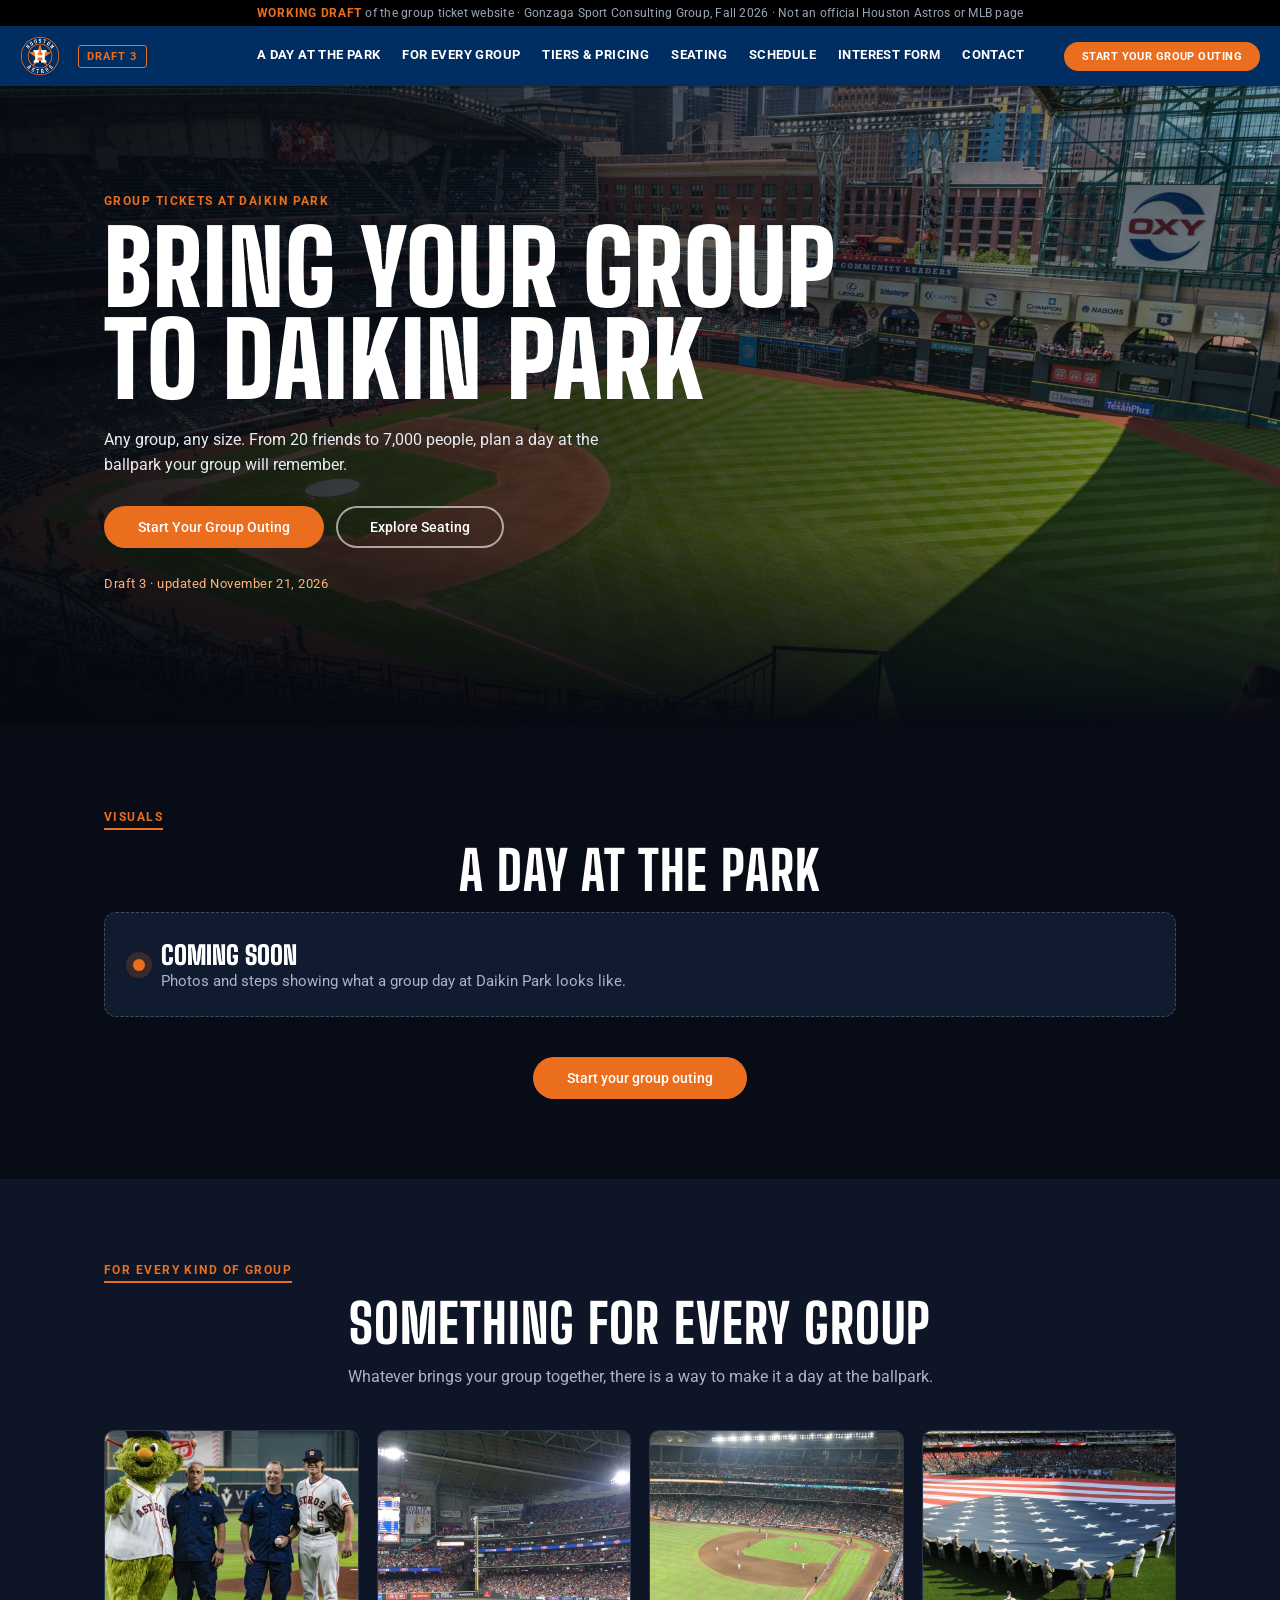
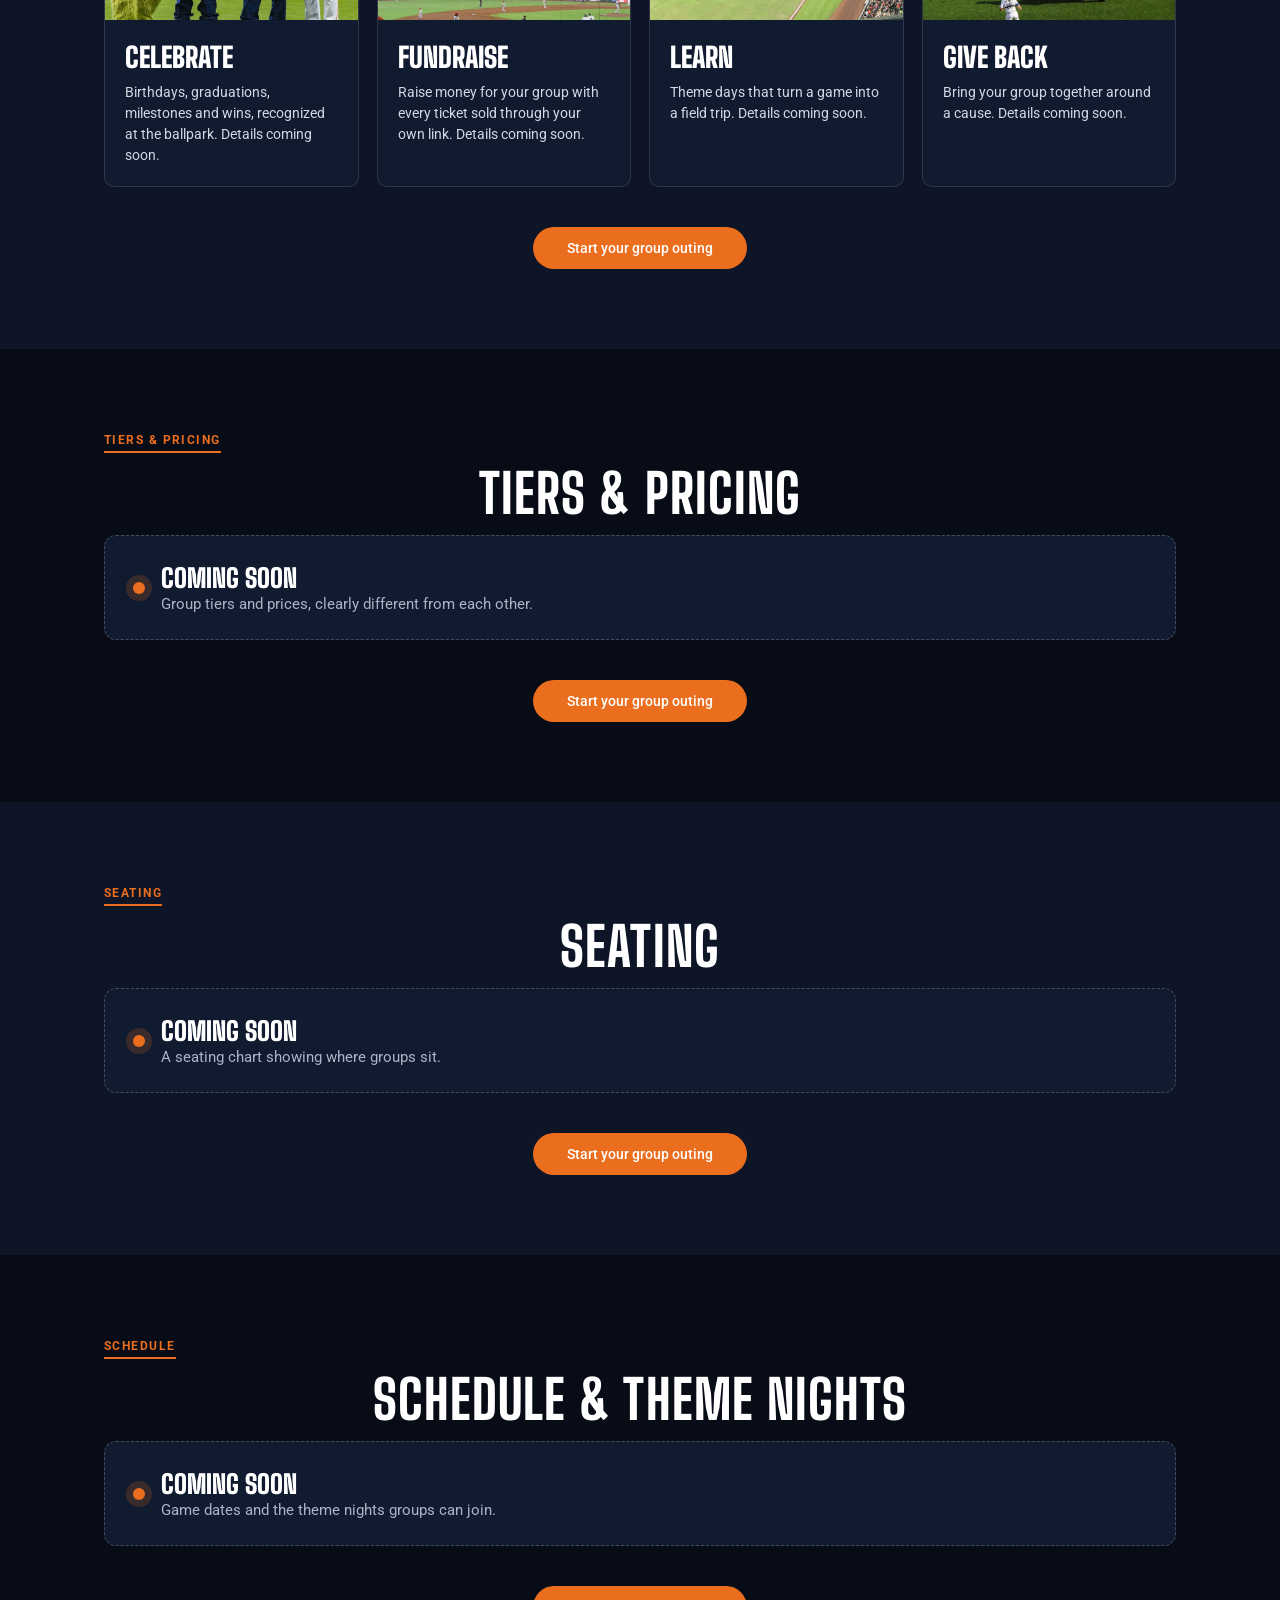
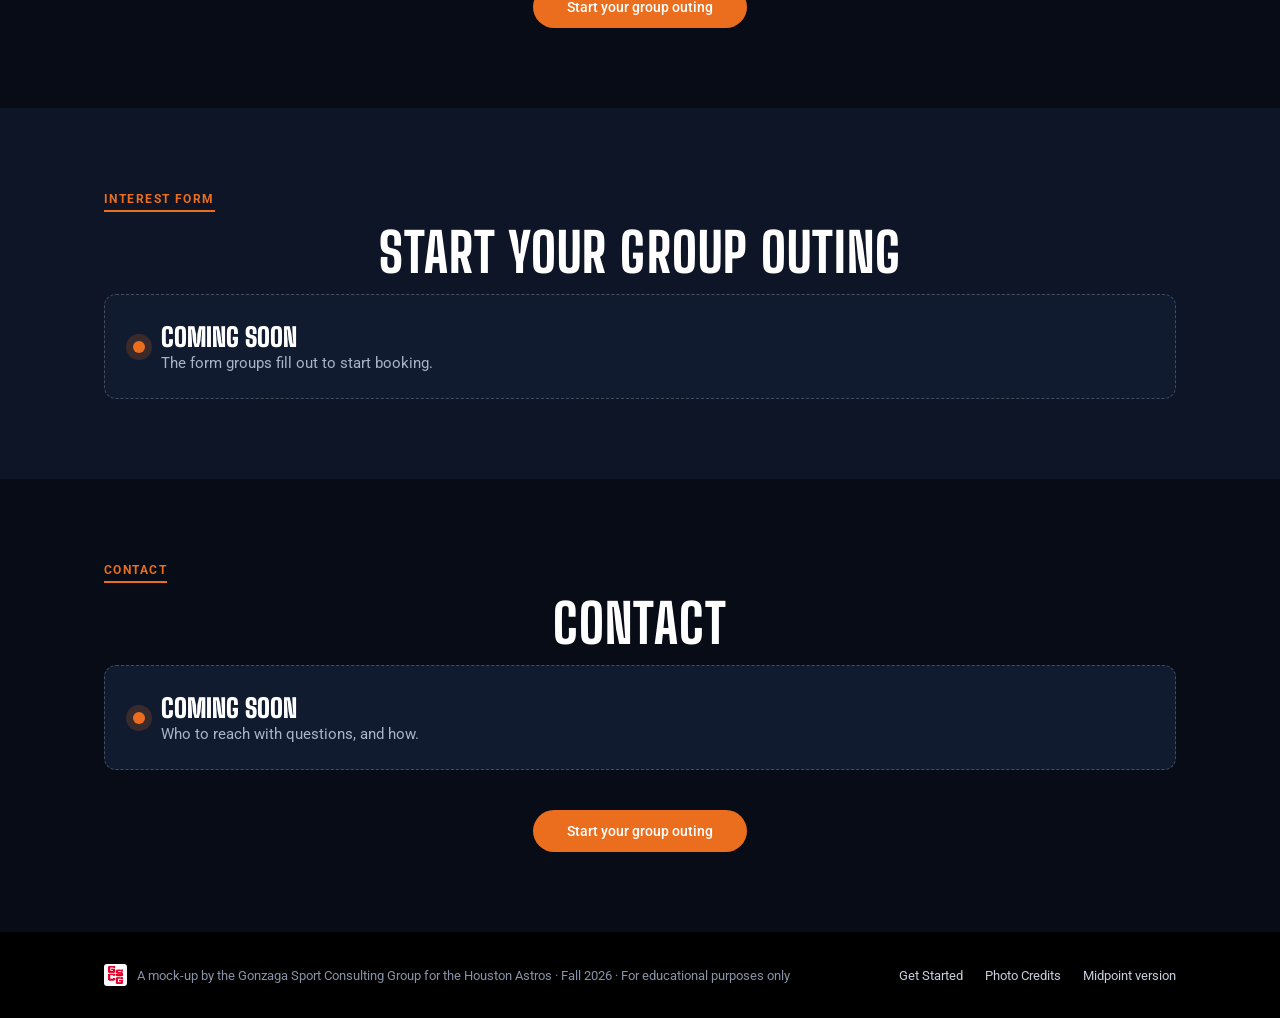
<file: index.html>
<!doctype html>
<html lang="en">
<head>
<meta charset="utf-8">
<meta name="viewport" content="width=device-width, initial-scale=1">
<meta name="robots" content="noindex, nofollow">
<title>Group Tickets Working Draft · GSCG</title>
<meta name="description" content="GSCG working draft of a group ticket website for Daikin Park.">
<link rel="icon" href="img/astros.png">
<link rel="preconnect" href="https://fonts.googleapis.com"><link rel="preconnect" href="https://fonts.gstatic.com" crossorigin>
<link href="https://fonts.googleapis.com/css2?family=Big+Shoulders+Display:wght@700;800;900&family=Roboto:wght@400;500;700&display=swap" rel="stylesheet">
<link rel="stylesheet" href="styles.css?v=d3">
</head>
<body>
<div class="concept"><b>Working draft</b> of the group ticket website · Gonzaga Sport Consulting Group, Fall 2026 · Not an official Houston Astros or MLB page</div>
<header class="site-nav"><nav id="nav" class="nav-in"></nav></header>
<main id="app"></main>
<footer class="foot"><div class="w foot-in">
  <p class="foot-gscg"><img src="img/gscg.png" alt="GSCG">A mock-up by the Gonzaga Sport Consulting Group for the Houston Astros · Fall 2026 · For educational purposes only</p>
  <ul><li><a href="#/start">Get Started</a></li><li><a href="#/credits">Photo Credits</a></li><li><a href="midpoint/">Midpoint version</a></li></ul>
</div></footer>
<div id="toast" class="toast" role="status"></div>
<script src="content.js?v=d3"></script>
<script src="stadium.js?v=d3"></script>
<script src="app.js?v=d3"></script>
</body>
</html>
</file>
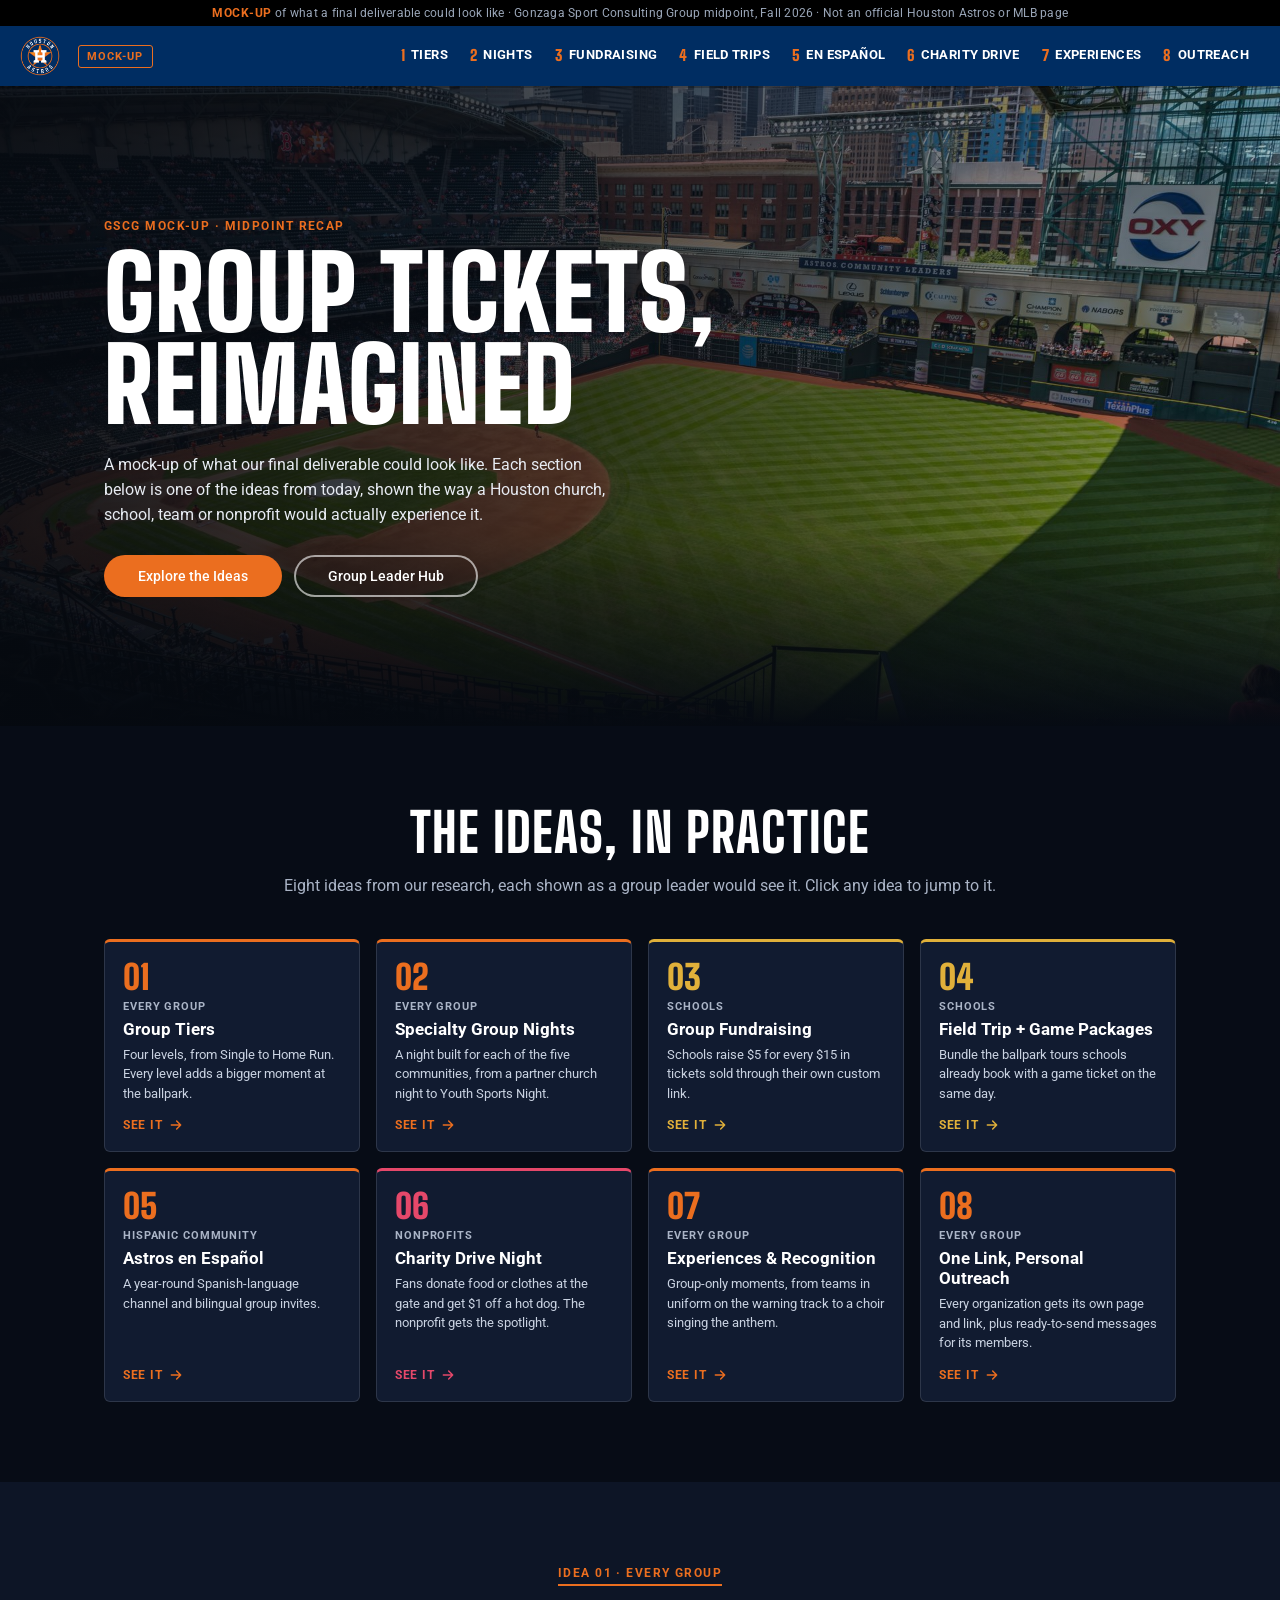
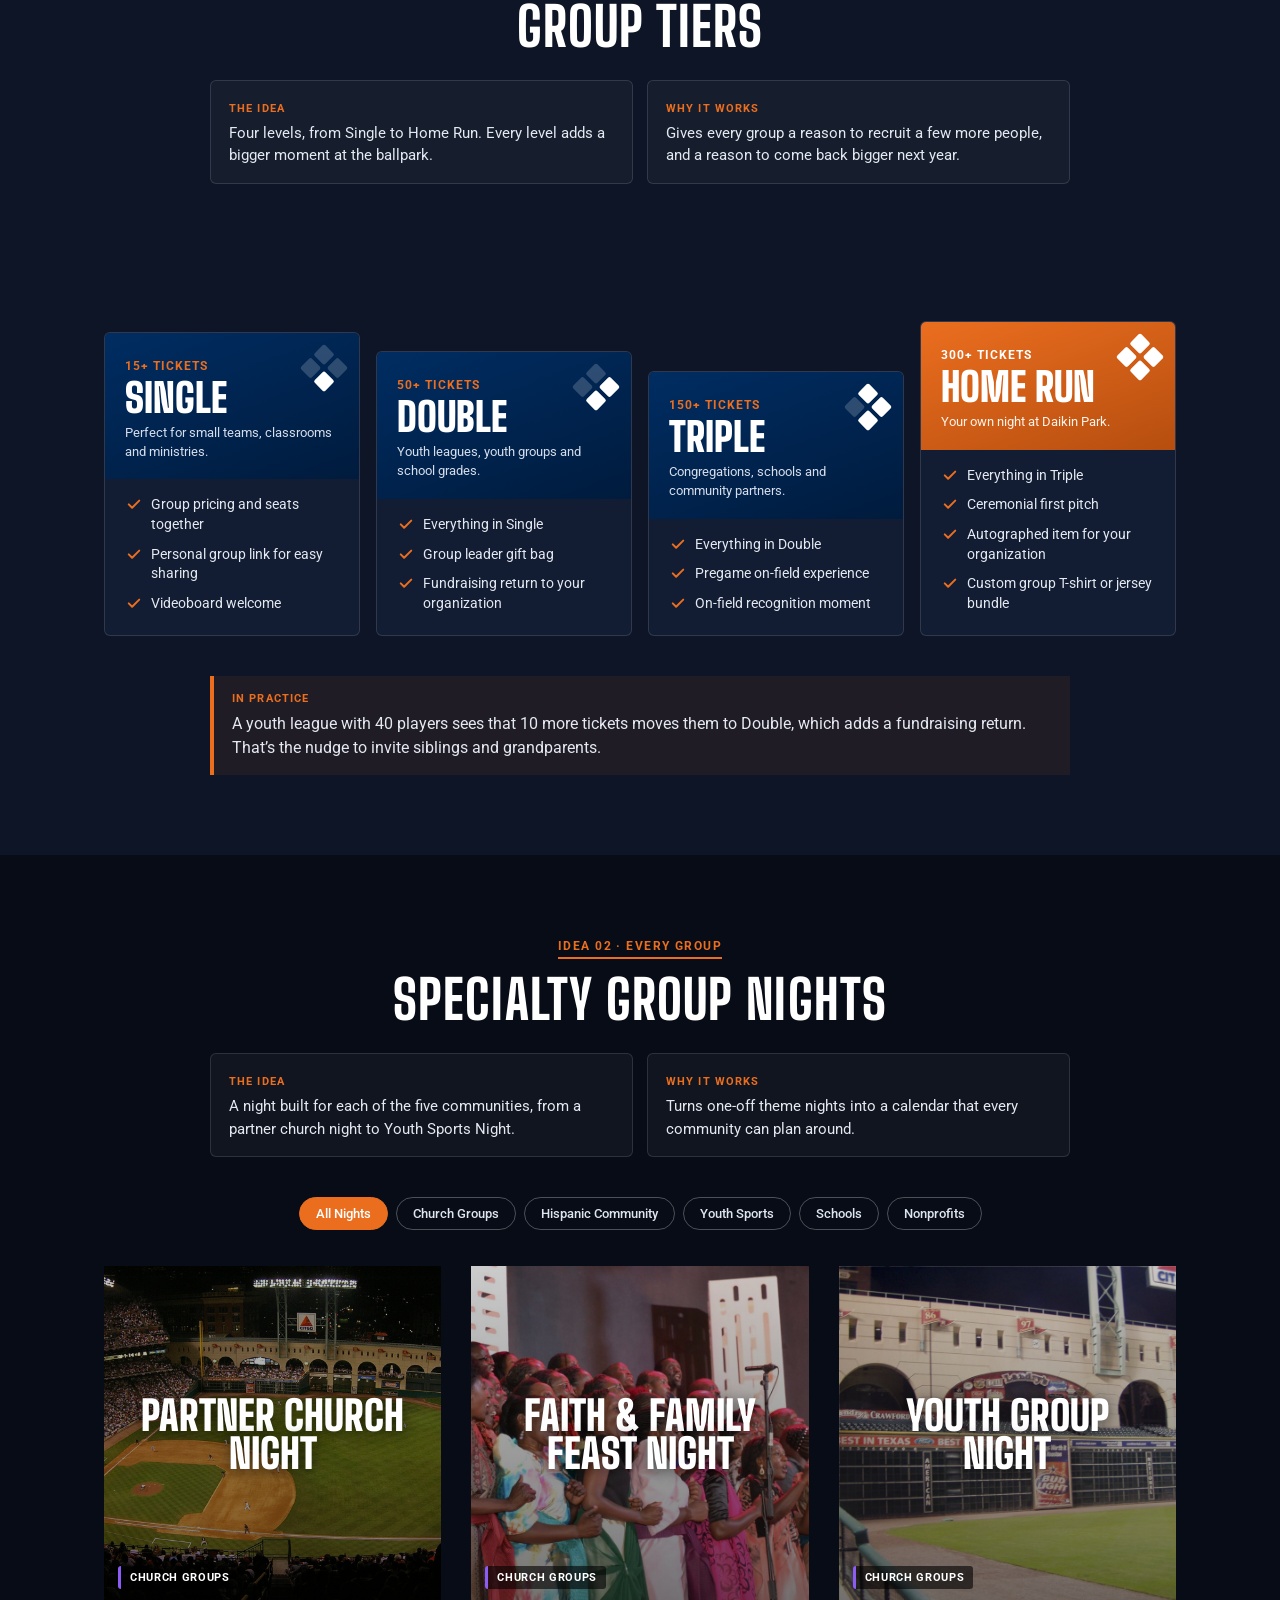
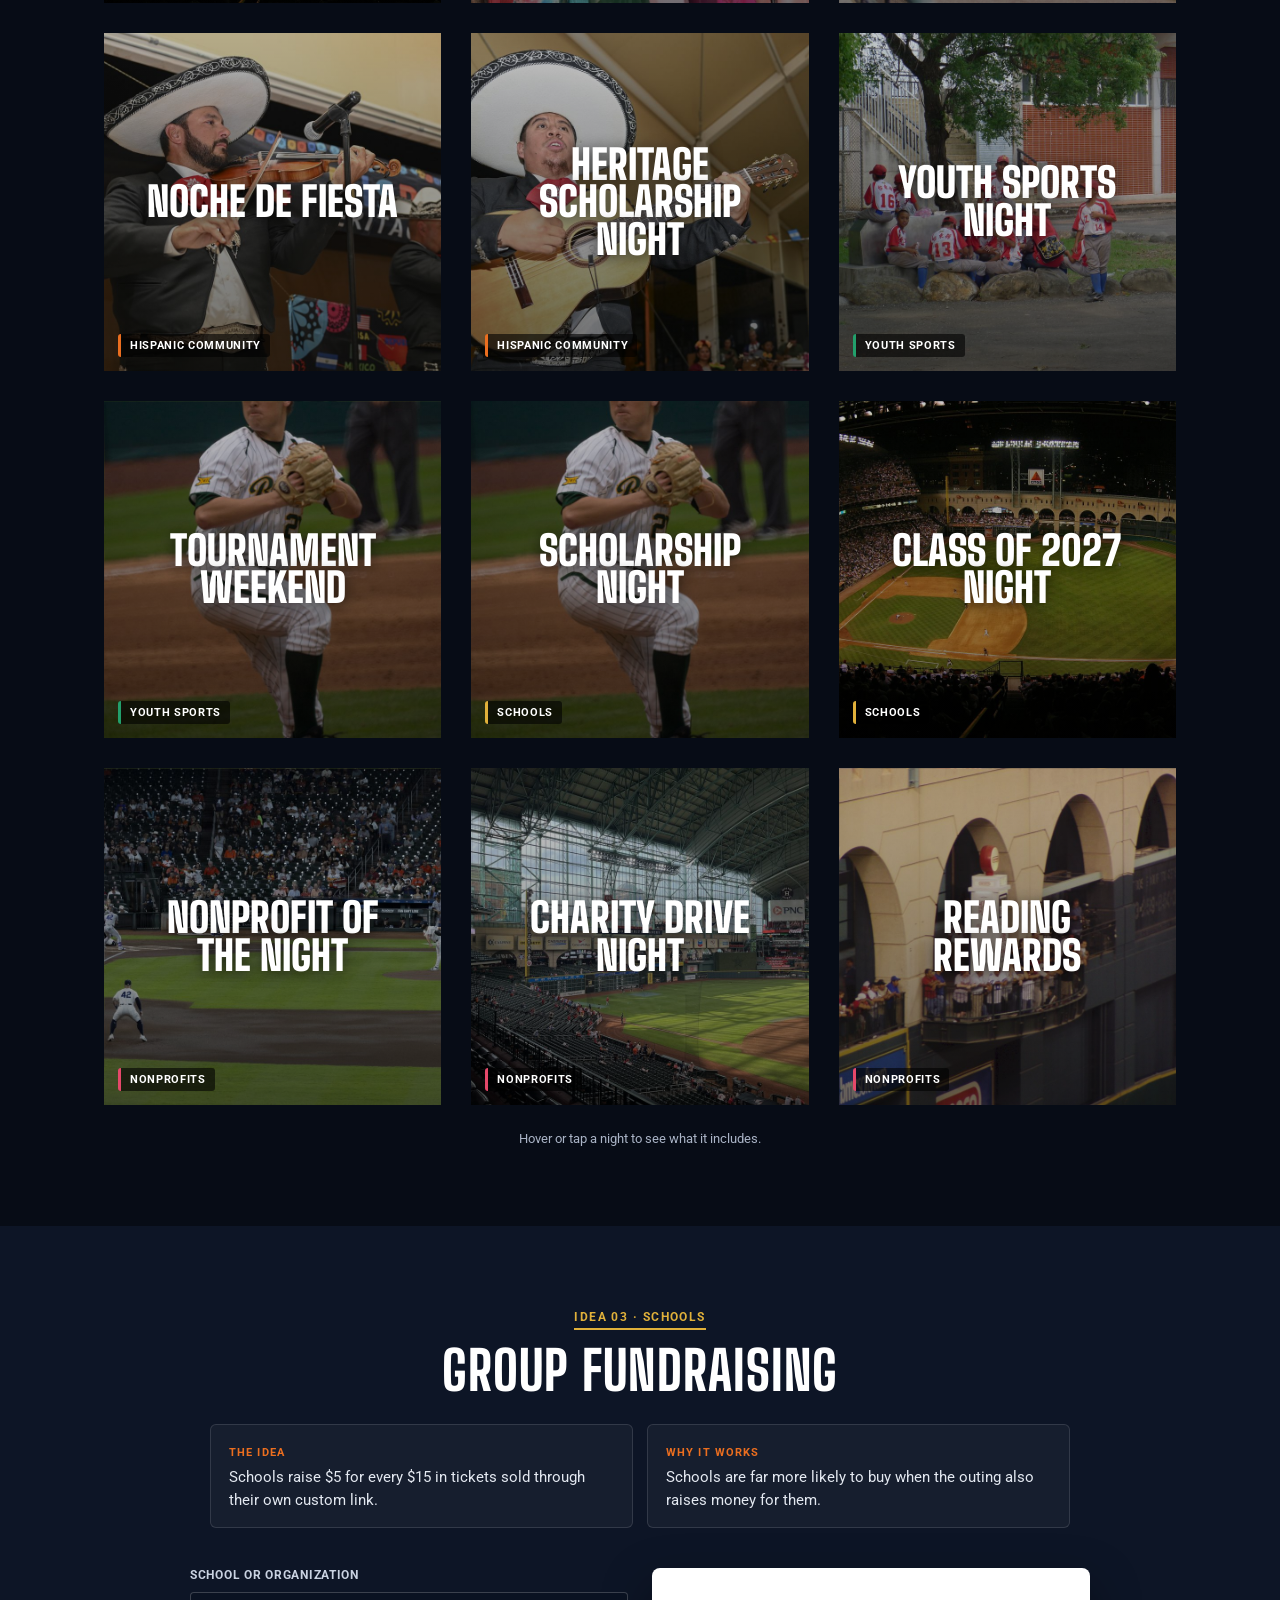
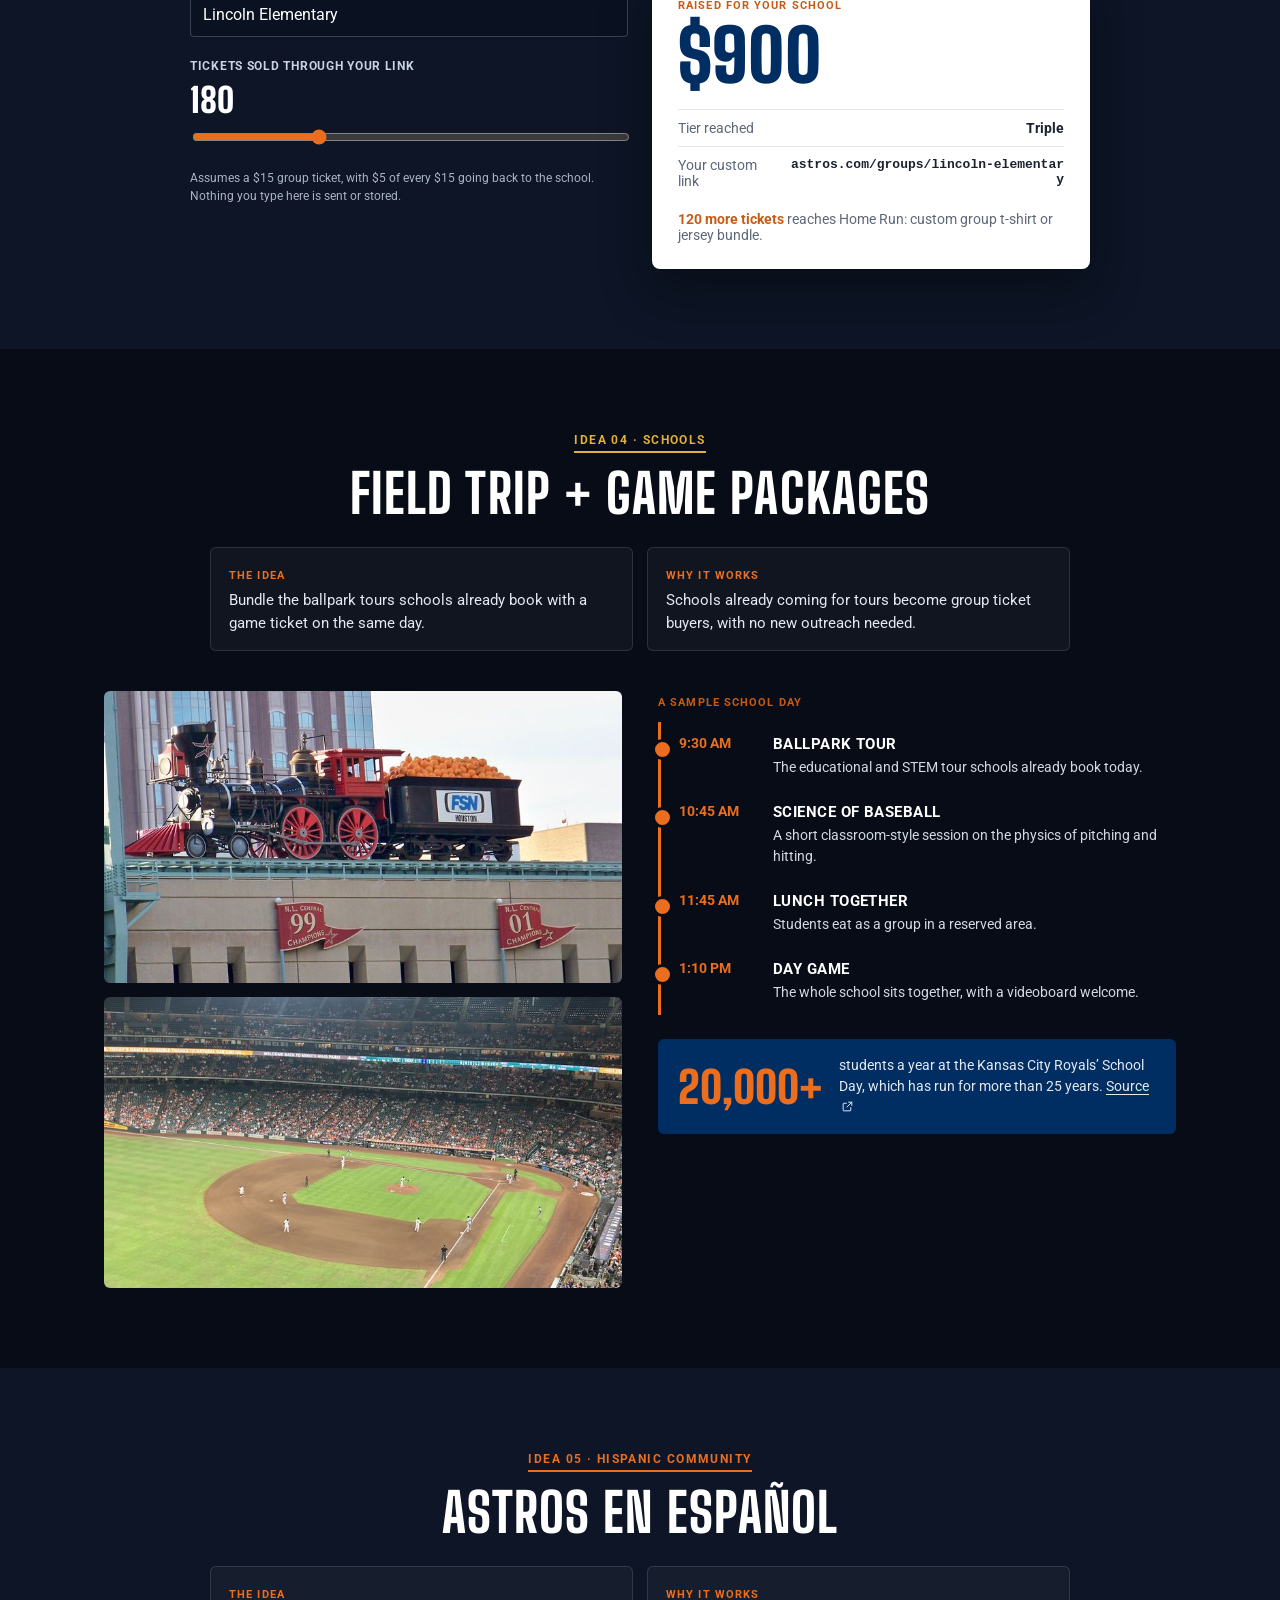
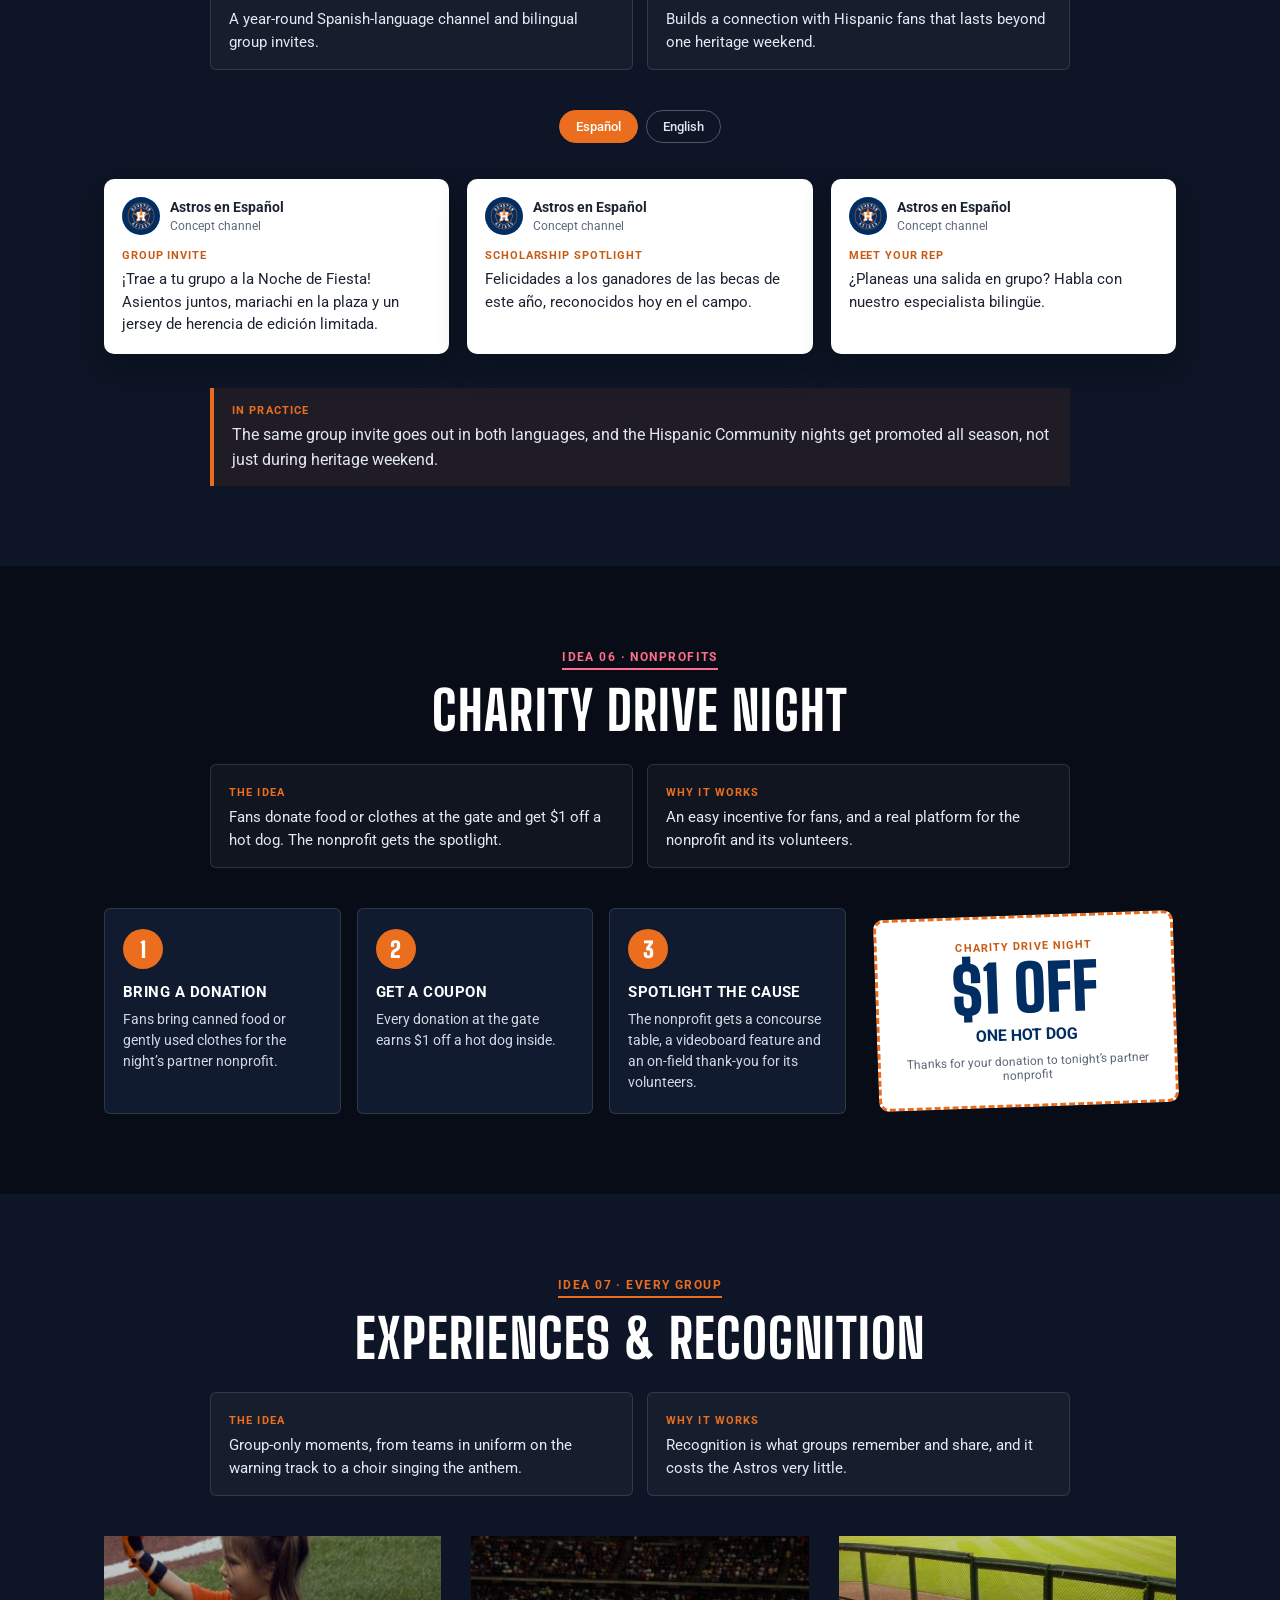
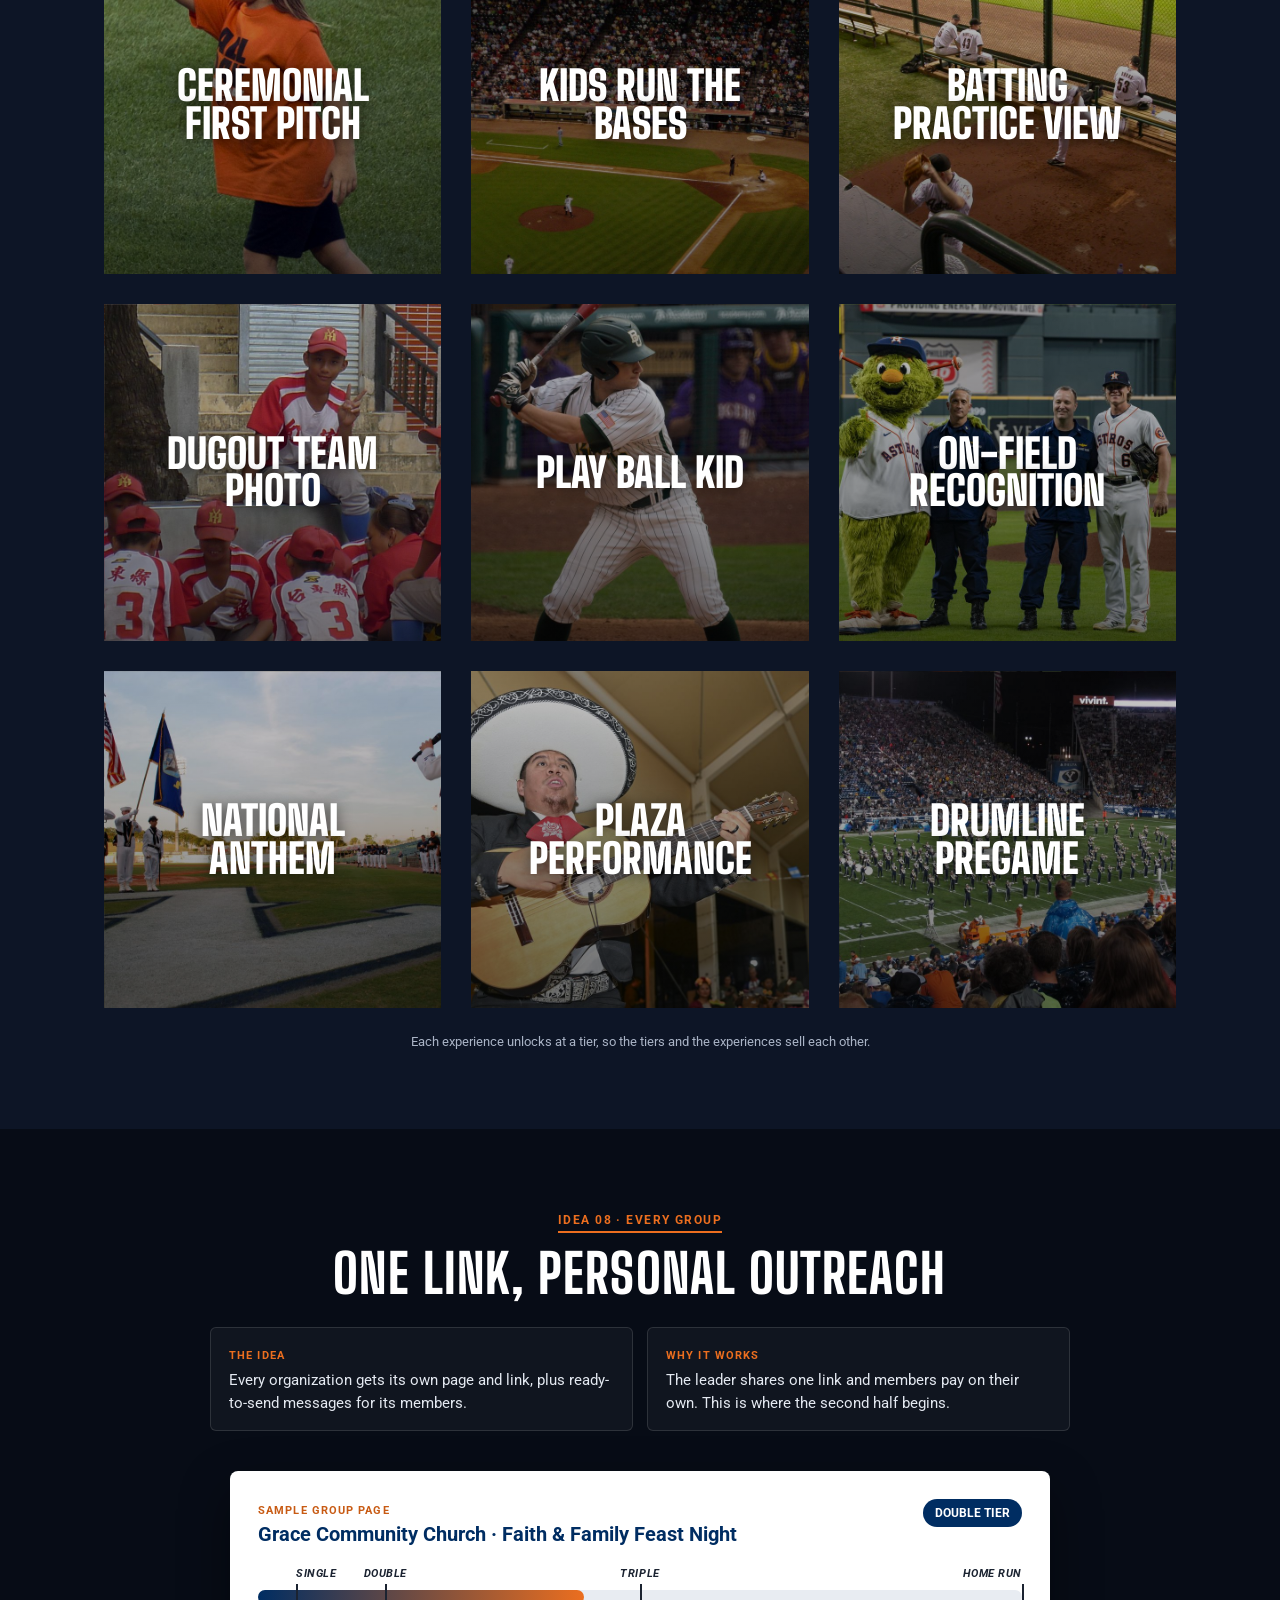
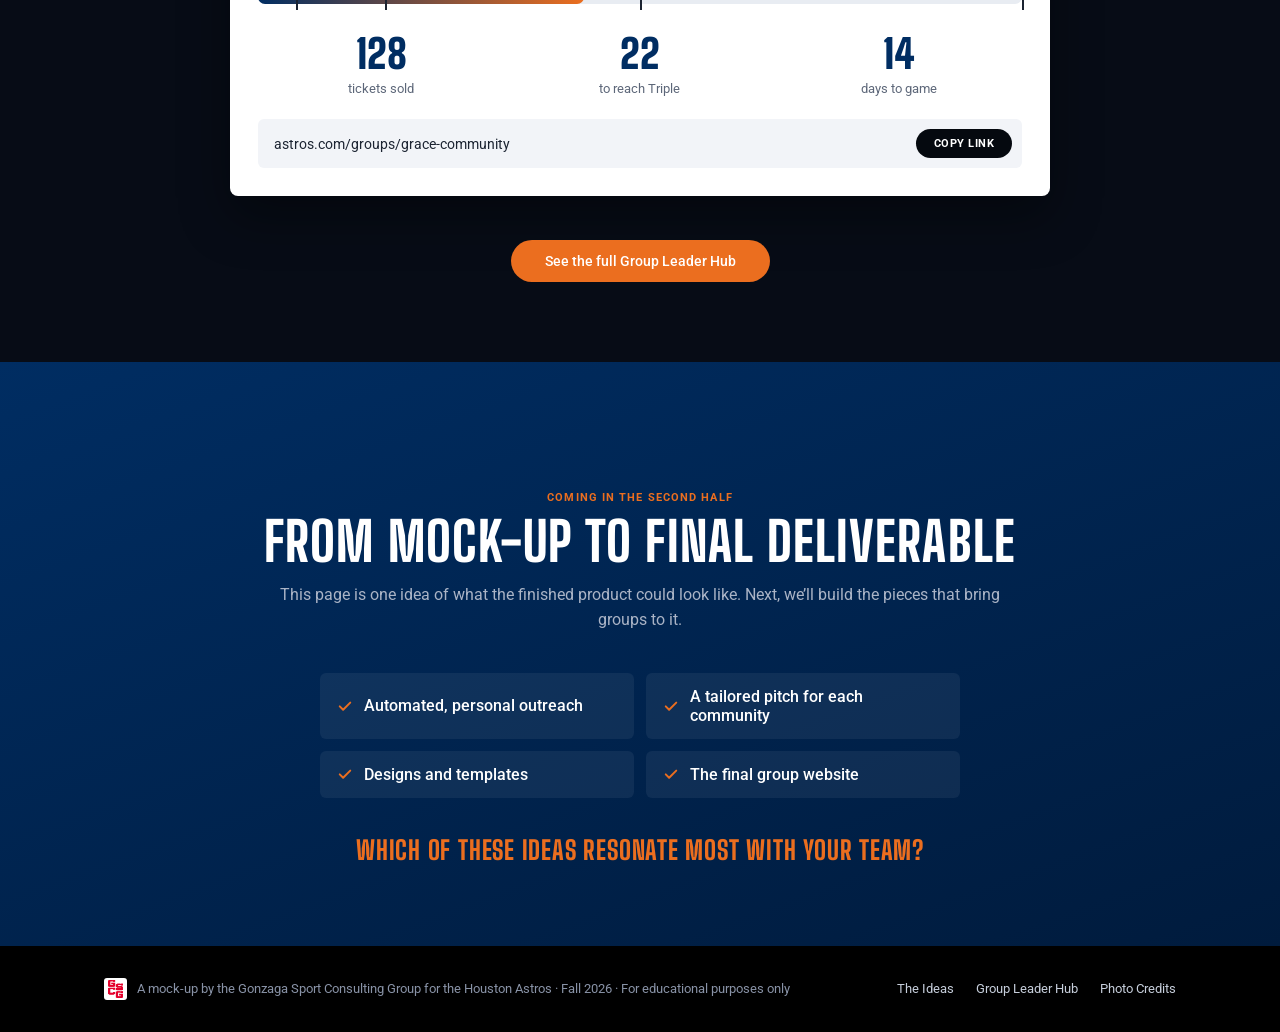
<file: midpoint/index.html>
<!doctype html>
<html lang="en">
<head>
<meta charset="utf-8">
<meta name="viewport" content="width=device-width, initial-scale=1">
<meta name="robots" content="noindex, nofollow">
<title>Group Tickets Mock-up · GSCG</title>
<meta name="description" content="A mock-up showing how GSCG’s midpoint ideas for Astros group ticket sales could work in practice.">
<link rel="icon" href="../img/astros.png">
<link rel="preconnect" href="https://fonts.googleapis.com"><link rel="preconnect" href="https://fonts.gstatic.com" crossorigin>
<link href="https://fonts.googleapis.com/css2?family=Big+Shoulders+Display:wght@700;800;900&family=Roboto:wght@400;500;700&display=swap" rel="stylesheet">
<link rel="stylesheet" href="styles.css">
</head>
<body>
<div class="concept"><b>Mock-up</b> of what a final deliverable could look like · Gonzaga Sport Consulting Group midpoint, Fall 2026 · Not an official Houston Astros or MLB page</div>
<header class="site-nav"><nav id="nav" class="nav-in"></nav></header>
<main id="app"></main>
<footer class="foot"><div class="w foot-in">
  <p class="foot-gscg"><img src="../img/gscg.png" alt="GSCG">A mock-up by the Gonzaga Sport Consulting Group for the Houston Astros · Fall 2026 · For educational purposes only</p>
  <ul><li><a href="#/ideas">The Ideas</a></li><li><a href="#/hub">Group Leader Hub</a></li><li><a href="#/credits">Photo Credits</a></li></ul>
</div></footer>
<div id="toast" class="toast" role="status"></div>
<script src="content.js"></script>
<script src="app.js"></script>
</body>
</html>
</file>
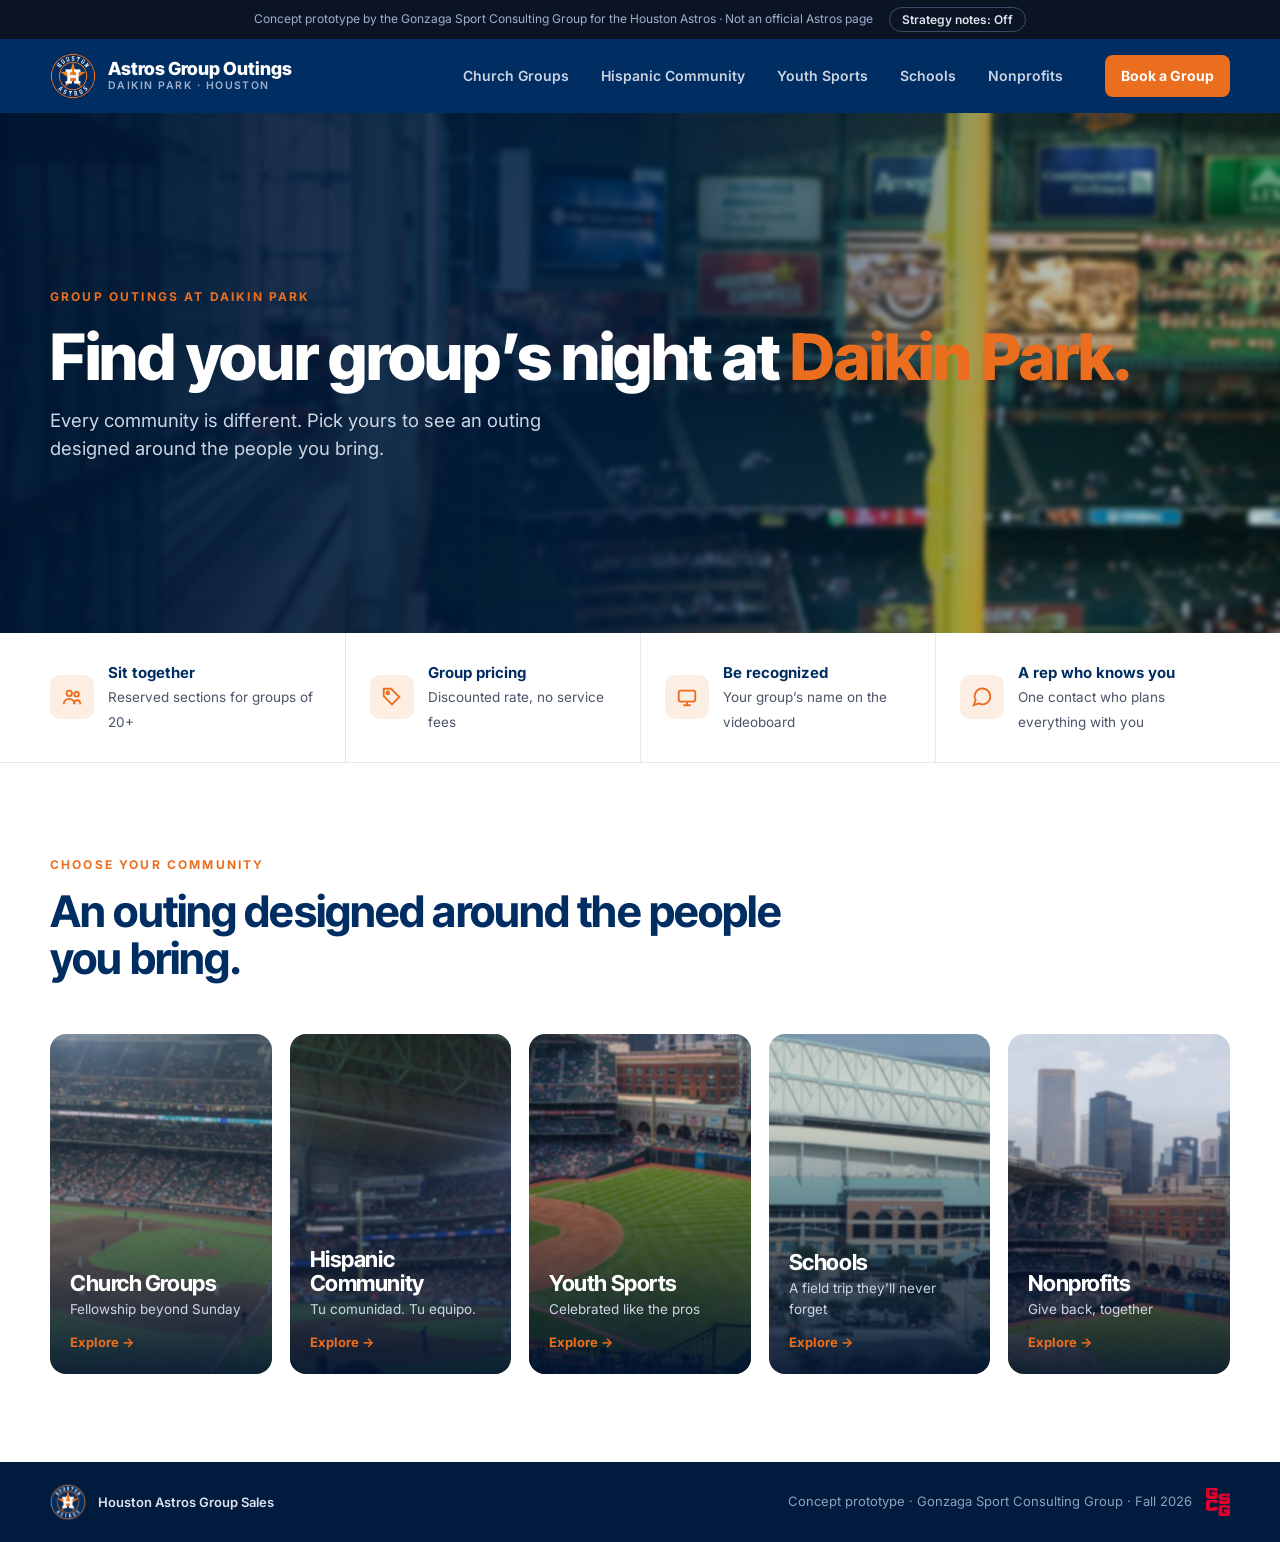
<file: v1/index.html>
<!doctype html>
<html lang="en">
<head>
<meta charset="utf-8">
<meta name="viewport" content="width=device-width, initial-scale=1">
<meta name="robots" content="noindex, nofollow">
<title>Astros Group Outings · Concept</title>
<link rel="icon" href="img/astros.png">
<link rel="preconnect" href="https://fonts.googleapis.com"><link rel="preconnect" href="https://fonts.gstatic.com" crossorigin>
<link href="https://fonts.googleapis.com/css2?family=Inter:wght@400;500;600;700&family=Inter+Tight:wght@600;700;800&display=swap" rel="stylesheet">
<link rel="stylesheet" href="styles.css">
</head>
<body>
<div class="concept">Concept prototype by the Gonzaga Sport Consulting Group for the Houston Astros · Not an official Astros page
  <button id="notesBtn" aria-pressed="false">Strategy notes: Off</button></div>
<nav class="nav"><div class="w">
  <a class="brand" href="#"><img src="img/astros.png" alt="Houston Astros"><span>Astros Group Outings<small>Daikin Park · Houston</small></span></a>
  <ul id="tabs" role="tablist"></ul>
  <span class="btn or sm">Book a Group</span>
</div></nav>
<main id="app"></main>
<footer><div class="w"><span class="fl"><img src="img/astros.png" alt="">Houston Astros Group Sales</span><span>Concept prototype · Gonzaga Sport Consulting Group · Fall 2026 <img src="img/gscg.png" alt="GSCG" class="gscg"></span></div></footer>
<script src="content.js"></script>
<script src="app.js"></script>
</body>
</html>
</file>
<file: styles.css>
:root {
  --navy: #002D62; --navy-2: #0a3a75; --orange: #EB6E1F; --orange-d: #c85b14;
  --ink: #05090f; --bg: #070c16; --bg-2: #0d1526; --line: rgba(255,255,255,.12);
  --muted: #aab4c6; --white: #fff;
  --display: 'Big Shoulders Display', 'Arial Narrow', sans-serif;
  --body: 'Roboto', Helvetica, Arial, sans-serif;
  --faith: #8b5cf6; --hispanic: #EB6E1F; --youth: #22a06b; --schools: #e0b03a; --nonprofits: #e5486a;
}
* { box-sizing: border-box; }
html { scroll-padding-top: 70px; }
body { margin: 0; font-family: var(--body); color: #222; background: var(--bg); -webkit-font-smoothing: antialiased; }
a { color: inherit; }
img { max-width: 100%; }
.w { max-width: 1120px; margin: 0 auto; padding: 0 24px; }
.w.narrow { max-width: 900px; }
.center { text-align: center; }
.small { font-size: 14px; }
.u { text-decoration: underline; text-underline-offset: 3px; }
.u:hover { color: var(--orange); }

/* concept banner */
.concept { background: #000; color: #9aa6b8; font-size: 12px; text-align: center; padding: 6px 16px; letter-spacing: .02em; }
.concept a { color: var(--orange); }

/* ---------- MLB-style header */
.site-nav { position: sticky; top: 0; z-index: 50; background: var(--navy); box-shadow: 0 2px 0 rgba(0,0,0,.25); }
.nav-in { max-width: 1280px; margin: 0 auto; height: 60px; display: flex; align-items: center; padding: 0 20px; gap: 18px; }
.logo img { height: 40px; display: block; }
.nav-main { display: flex; list-style: none; margin: 0; padding: 0; height: 100%; flex: 1; }
.nav-main > li { position: relative; display: flex; align-items: center; }
.nav-main { justify-content: flex-end; }
.nav-main > li > a { color: #fff; text-decoration: none; font-weight: 700; font-size: 13px; text-transform: uppercase; letter-spacing: .03em; padding: 0 11px; gap: 6px; height: 100%; display: flex; align-items: center; border-bottom: 3px solid transparent; transition: border-color .15s, background .15s; }
.nav-main > li > a:hover { border-bottom-color: var(--orange); background: rgba(255,255,255,.06); }
.nav-main i { font: 900 15px var(--display); font-style: normal; color: var(--orange); }
.mock-badge { font-size: 11px; font-weight: 700; text-transform: uppercase; letter-spacing: .1em; color: var(--orange); border: 1px solid var(--orange); border-radius: 3px; padding: 4px 8px; white-space: nowrap; }
.burger { display: none; margin-left: auto; background: none; border: 0; padding: 8px; cursor: pointer; }
.burger span { display: block; width: 22px; height: 2px; background: #fff; margin: 5px 0; }

/* ---------- dark Cavs-style page */
.dark { background: var(--bg); color: #fff; }
.hero { min-height: 640px; display: flex; align-items: center; background-size: cover; background-position: center; position: relative; }
.hero::before { content: ''; position: absolute; inset: 0; background: linear-gradient(90deg, rgba(5,9,15,.92) 0%, rgba(5,9,15,.7) 45%, rgba(5,9,15,.25) 100%), linear-gradient(0deg, var(--bg) 0%, transparent 30%); }
.hero .w { position: relative; width: 100%; }
.hero h1 { font-family: var(--display); font-weight: 900; text-transform: uppercase; font-size: clamp(56px, 8vw, 104px); line-height: .9; margin: 0 0 22px; letter-spacing: .01em; }
.hero p { max-width: 520px; font-size: 16px; line-height: 1.55; margin: 0 0 28px; color: #e7ebf2; }
.hero-btns { display: flex; flex-direction: column; gap: 12px; align-items: flex-start; }
.hero-btns .pill { min-width: 300px; }

.pill { display: inline-flex; align-items: center; justify-content: center; background: var(--orange); color: #fff; text-decoration: none; font: 500 14px/1 var(--body); padding: 14px 34px; border-radius: 40px; border: 0; cursor: pointer; transition: background .18s, transform .18s, box-shadow .18s; }
.pill:hover { background: var(--orange-d); transform: translateY(-1px); box-shadow: 0 6px 18px rgba(235,110,31,.3); }
.pill.dark { background: var(--ink); }
.pill.dark:hover { background: #000; box-shadow: none; }
.pill.sm { padding: 9px 18px; font-size: 11px; font-weight: 700; text-transform: uppercase; letter-spacing: .04em; }

.band { padding: 80px 0; background: var(--bg); }
.band.alt { background: var(--bg-2); }
.sec-title { font-family: var(--display); font-weight: 800; text-transform: uppercase; font-size: clamp(36px, 4.4vw, 54px); text-align: center; margin: 0 0 14px; letter-spacing: .02em; line-height: 1; }
.sec-sub { text-align: center; max-width: 720px; margin: 0 auto 40px; color: var(--muted); line-height: 1.55; }
.sec-title + .tiles, .sec-title + .steps, .sec-title + .timeline { margin-top: 40px; }
.band .center:last-child { margin-top: 44px; }

.ic, .ck, .mx, .ar { fill: none; stroke: currentColor; stroke-width: 1.8; stroke-linecap: round; stroke-linejoin: round; }

/* tiers */
.tier-steps { display: grid; grid-template-columns: repeat(4, 1fr); gap: 16px; align-items: end; margin: 46px 0 40px; }
.tier { background: #121d33; border: 1px solid var(--line); border-radius: 6px; overflow: hidden; display: flex; flex-direction: column; transition: transform .2s, border-color .2s; margin-top: calc((3 - var(--h)) * 34px); }
.tier:hover { transform: translateY(-6px); border-color: var(--orange); }
.tier-top { padding: 22px 20px 18px; background: linear-gradient(160deg, var(--navy), #001b3d); position: relative; }
.t-hr .tier-top { background: linear-gradient(160deg, var(--orange), #b64e0f); }
.tier h3 { font-family: var(--display); font-weight: 900; text-transform: uppercase; font-size: 40px; margin: 4px 0 6px; line-height: 1; }
.tier-top p { margin: 0; font-size: 13px; color: #d6deeb; line-height: 1.45; }
.t-hr .tier-top p { color: #fff3ea; }
.tier-min { font-size: 12px; font-weight: 700; text-transform: uppercase; letter-spacing: .08em; color: var(--orange); }
.t-hr .tier-min { color: #fff; }
.bases { position: absolute; top: 18px; right: 18px; width: 34px; height: 34px; transform: rotate(45deg); display: grid; grid-template-columns: 1fr 1fr; gap: 4px; }
.bases i { background: rgba(255,255,255,.18); border-radius: 2px; }
.bases i.on { background: #fff; }
.bases i:nth-child(1) { order: 4; } .bases i:nth-child(2) { order: 2; } .bases i:nth-child(3) { order: 1; } .bases i:nth-child(4) { order: 3; }
.tier ul { list-style: none; margin: 0; padding: 16px 20px 22px; display: grid; gap: 10px; }
.tier li { display: flex; gap: 8px; font-size: 14px; line-height: 1.4; color: #e4e9f1; }
.ck { width: 18px; height: 18px; flex: none; stroke: var(--orange); stroke-width: 2.6; }

/* tiles (Cavs hover-card pattern) */
.tiles { display: grid; grid-template-columns: repeat(3, 1fr); gap: 30px; }
.tile { position: relative; aspect-ratio: 1; outline: none; }
.tile-face { position: absolute; inset: 0; background-size: cover; background-position: center; display: grid; place-items: center; transition: opacity .25s; }
.tile-face::before { content: ''; position: absolute; inset: 0; background: linear-gradient(0deg, rgba(0,0,0,.55), rgba(0,0,0,.2)); }
.tile-face h3 { position: relative; max-width: 78%; font-family: var(--display); font-weight: 900; text-transform: uppercase; font-size: clamp(30px, 3.2vw, 42px); line-height: .92; text-align: center; margin: 0 16px; text-shadow: 0 2px 14px rgba(0,0,0,.6); }
.tile-tag { position: absolute; left: 14px; bottom: 14px; font-size: 11px; font-weight: 700; text-transform: uppercase; letter-spacing: .06em; padding: 5px 9px; border-radius: 3px; background: rgba(0,0,0,.6); border-left: 3px solid var(--orange); }
.c-hispanic .tile-tag { border-color: var(--hispanic); } .c-faith .tile-tag { border-color: var(--faith); } .c-youth .tile-tag { border-color: var(--youth); } .c-schools .tile-tag { border-color: var(--schools); } .c-nonprofits .tile-tag { border-color: var(--nonprofits); }
.tile-card { position: absolute; inset: 0; background: var(--navy); padding: 26px 24px; display: flex; flex-direction: column; opacity: 0; transition: opacity .25s; overflow: auto; }
.tile-card h3 { font-family: var(--display); font-weight: 800; text-transform: uppercase; font-size: 26px; margin: 0; letter-spacing: .02em; }
.tile-card hr { width: 100%; border: 0; border-top: 2px solid var(--orange); margin: 14px 0 16px; }
.tile-card p { font-size: 14px; line-height: 1.5; margin: 0 0 14px; color: #e6ecf5; }
.tile-card .tile-meta { font-weight: 700; margin: 0; font-size: 13px; }
.tile-card .tile-meta { margin-top: auto; color: var(--orange); }
.tile:hover .tile-card, .tile:focus-within .tile-card, .tile.flip .tile-card { opacity: 1; }
.tile:hover .tile-face, .tile:focus-within .tile-face, .tile.flip .tile-face { opacity: 0; }
.tile[hidden] { display: none; }

.chips, .lang { display: flex; flex-wrap: wrap; gap: 8px; justify-content: center; margin: 0 0 36px; }
.chips button, .lang button { font: 500 13px var(--body); color: #dfe5ef; background: transparent; border: 1px solid rgba(255,255,255,.28); border-radius: 30px; padding: 8px 16px; cursor: pointer; transition: all .15s; }
.chips button:hover, .lang button:hover { border-color: var(--orange); color: #fff; }
.chips button.on, .lang button.on { background: var(--orange); border-color: var(--orange); color: #fff; }

/* ---------- hub */
.hub-hero { min-height: 520px; }
.steps { list-style: none; padding: 0; display: grid; grid-template-columns: repeat(5, 1fr); gap: 18px; counter-reset: s; }
.steps li { background: #111b30; border: 1px solid var(--line); border-radius: 6px; padding: 22px 18px; transition: border-color .2s, transform .2s; }
.steps li:hover { border-color: var(--orange); transform: translateY(-4px); }
.num { display: grid; place-items: center; width: 40px; height: 40px; border-radius: 50%; background: var(--orange); font: 900 22px var(--display); }
.steps h3 { font-size: 15px; text-transform: uppercase; letter-spacing: .03em; margin: 16px 0 8px; }
.steps p { font-size: 14px; color: #d3d9e4; line-height: 1.5; margin: 0; }
.gp { max-width: 820px; margin: 0 auto; background: #fff; color: #1b2331; border-radius: 8px; padding: 28px; box-shadow: 0 20px 50px rgba(0,0,0,.4); }
.gp-head { display: flex; justify-content: space-between; gap: 16px; align-items: flex-start; }
.eyebrow { font-size: 11px; font-weight: 700; text-transform: uppercase; letter-spacing: .1em; color: var(--orange-d); }
.gp h3 { margin: 4px 0 0; font-size: 20px; color: var(--navy); }
.gp-tier { background: var(--navy); color: #fff; font-size: 12px; font-weight: 700; text-transform: uppercase; padding: 7px 12px; border-radius: 20px; white-space: nowrap; }
.gp-bar { position: relative; height: 14px; background: #e8ecf2; border-radius: 10px; margin: 44px 0 26px; }
.gp-bar > div { height: 100%; background: linear-gradient(90deg, var(--navy), var(--orange)); border-radius: 10px; }
.gp-bar i { position: absolute; top: -6px; bottom: -6px; width: 2px; background: #1b2331; }
.gp-bar i b { position: absolute; bottom: 100%; transform: translateX(-50%); font-size: 11px; text-transform: uppercase; letter-spacing: .05em; white-space: nowrap; padding-bottom: 4px; }
.gp-stats { display: grid; grid-template-columns: repeat(3, 1fr); gap: 12px; text-align: center; }
.gp-stats b { display: block; font: 900 40px var(--display); color: var(--navy); }
.gp-stats span { font-size: 13px; color: #5d6779; }
.gp-link { display: flex; justify-content: space-between; align-items: center; gap: 12px; margin-top: 22px; background: #f2f4f8; border-radius: 6px; padding: 10px 10px 10px 16px; font-size: 14px; }
.gp-unlock { text-align: center; margin: 16px 0 0; font-size: 14px; color: #5d6779; }
.gp-unlock b { color: var(--orange-d); }
.tmpl { display: grid; grid-template-columns: repeat(2, 1fr); gap: 18px; margin-top: 30px; }
.tm { background: #111b30; border: 1px solid var(--line); border-radius: 6px; padding: 18px; }
.tm-h { display: flex; justify-content: space-between; align-items: center; margin-bottom: 10px; }
.tm-h b { text-transform: uppercase; letter-spacing: .05em; }
.tm-s { margin: 0 0 6px; font-size: 13px; color: var(--muted); }
.tm pre { white-space: pre-wrap; font: 400 14px/1.55 var(--body); margin: 0; color: #e4e9f1; }
.timeline { display: grid; grid-template-columns: repeat(5, 1fr); gap: 0; border-top: 3px solid var(--orange); }
.timeline div { padding: 18px 14px 0; position: relative; }
.timeline div::before { content: ''; position: absolute; top: -9px; left: 14px; width: 15px; height: 15px; border-radius: 50%; background: var(--orange); border: 3px solid var(--bg-2); }
.timeline b { text-transform: uppercase; letter-spacing: .04em; font-size: 14px; }
.timeline p { color: #d3d9e4; font-size: 14px; line-height: 1.5; }

/* ---------- idea sections */
.hero-k, .idea-k { display: inline-block; font-size: 12px; font-weight: 700; text-transform: uppercase; letter-spacing: .12em; color: var(--orange); margin-bottom: 14px; }
.hero-btns { flex-direction: row; flex-wrap: wrap; }
.hero-btns .pill { min-width: 0; }
.pill.ghost { background: transparent; box-shadow: inset 0 0 0 2px rgba(255,255,255,.6); }
.pill.ghost:hover { background: rgba(255,255,255,.1); box-shadow: inset 0 0 0 2px #fff; }
.idea-head { text-align: center; margin-bottom: 40px; }
.idea-k { border-bottom: 2px solid currentColor; padding-bottom: 4px; }
.idea-k.c-faith { color: #a98bff; } .idea-k.c-youth { color: #3cc48a; } .idea-k.c-schools { color: var(--schools); } .idea-k.c-nonprofits { color: #ff6f8c; }
.idea-why { display: grid; grid-template-columns: 1fr 1fr; gap: 14px; max-width: 860px; margin: 26px auto 0; text-align: left; }
.idea-why div { background: rgba(255,255,255,.04); border: 1px solid var(--line); border-radius: 6px; padding: 16px 18px; }
.idea-why b { font-size: 11px; text-transform: uppercase; letter-spacing: .1em; color: var(--orange); }
.idea-why p { margin: 6px 0 0; color: #e4e9f1; line-height: 1.5; font-size: 15px; }
.in-practice { max-width: 860px; margin: 34px auto 0; border-left: 4px solid var(--orange); background: rgba(235,110,31,.08); padding: 14px 18px; color: #e4e9f1; line-height: 1.55; }
.in-practice span { display: block; font-size: 11px; font-weight: 700; text-transform: uppercase; letter-spacing: .1em; color: var(--orange); margin-bottom: 4px; }
.mx { width: 13px; height: 13px; vertical-align: -1px; margin-left: 2px; }
.hint { text-align: center; color: var(--muted); font-size: 13px; margin: 26px 0 0; }

/* overview */
.ov { display: grid; grid-template-columns: repeat(4, 1fr); gap: 16px; margin-top: 36px; }
.ov-card { --cc: var(--orange); display: flex; flex-direction: column; gap: 6px; text-decoration: none; background: #111b30; border: 1px solid var(--line); border-top: 3px solid var(--cc); border-radius: 6px; padding: 18px; transition: transform .2s, border-color .2s; }
.ov-card:hover { transform: translateY(-4px); border-color: var(--cc); }
.ov-card.c-faith { --cc: var(--faith); } .ov-card.c-youth { --cc: var(--youth); } .ov-card.c-schools { --cc: var(--schools); } .ov-card.c-nonprofits { --cc: var(--nonprofits); }
.ov-n { font: 900 34px/1 var(--display); color: var(--cc); }
.ov-who { font-size: 11px; font-weight: 700; text-transform: uppercase; letter-spacing: .08em; color: var(--muted); }
.ov-card b { font-size: 17px; }
.ov-card p { margin: 0; font-size: 13px; line-height: 1.5; color: #c9d2e1; flex: 1; }
.ov-go { display: flex; align-items: center; gap: 6px; font-size: 12px; font-weight: 700; text-transform: uppercase; letter-spacing: .06em; color: var(--cc); margin-top: 8px; }
.ar { width: 16px; height: 16px; stroke-width: 2.2; transition: transform .2s; }
.ov-card:hover .ar { transform: translateX(4px); }

/* fundraising calculator */
.calc { display: grid; grid-template-columns: 1fr 1fr; gap: 24px; max-width: 900px; margin: 0 auto; }
.calc-in { display: grid; gap: 22px; align-content: start; }
.calc label { display: flex; flex-direction: column; gap: 10px; font-size: 12px; font-weight: 700; text-transform: uppercase; letter-spacing: .06em; color: #c9d2e1; }
.calc input[type=text], .calc input:not([type]) { font: 400 16px var(--body); color: #fff; background: #0a1222; border: 1px solid rgba(255,255,255,.2); border-radius: 4px; padding: 12px; }
.calc input:focus { outline: none; border-color: var(--orange); }
.calc output { font: 900 34px/1 var(--display); color: #fff; }
.calc input[type=range] { accent-color: var(--orange); width: 100%; }
.calc-note { margin: 0; font-size: 12px; color: var(--muted); line-height: 1.5; }
.calc-out { background: #fff; color: #1b2331; border-radius: 8px; padding: 26px; box-shadow: 0 20px 50px rgba(0,0,0,.4); }
.big { display: block; font: 900 72px/1 var(--display); color: var(--navy); margin: 6px 0 18px; }
.calc-row { display: flex; justify-content: space-between; gap: 12px; padding: 10px 0; border-top: 1px solid #e3e6eb; font-size: 14px; }
.calc-row span { color: #5d6779; }
.mono { font-family: ui-monospace, Menlo, monospace; font-size: 13px; word-break: break-all; text-align: right; }
.calc-next { margin: 12px 0 0; font-size: 14px; color: #5d6779; }
.calc-next b { color: var(--orange-d); }

/* field trips */
.ft { display: grid; grid-template-columns: 1fr 1fr; gap: 36px; align-items: start; }
.ft-photos { display: grid; gap: 14px; }
.ft-photos span { aspect-ratio: 16/9; background-size: cover; background-position: center; border-radius: 6px; }
.ft-day { list-style: none; padding: 0; margin: 12px 0 24px; border-left: 3px solid var(--orange); }
.ft-day li { display: grid; grid-template-columns: 82px 1fr; gap: 12px; padding: 12px 0 12px 18px; position: relative; }
.ft-day li::before { content: ''; position: absolute; left: -9px; top: 17px; width: 15px; height: 15px; border-radius: 50%; background: var(--orange); border: 3px solid var(--bg); }
.ft-day time { font-weight: 700; color: var(--orange); font-size: 14px; padding-top: 1px; }
.ft-day b { text-transform: uppercase; letter-spacing: .03em; font-size: 15px; }
.ft-day p { margin: 4px 0 0; color: #d3d9e4; font-size: 14px; line-height: 1.5; }
.proof { display: flex; gap: 16px; align-items: center; background: var(--navy); border-radius: 6px; padding: 16px 20px; }
.proof b { font: 900 44px/1 var(--display); color: var(--orange); }
.proof p { margin: 0; font-size: 14px; line-height: 1.5; color: #e4e9f1; }

/* en español */
.posts { display: grid; grid-template-columns: repeat(3, 1fr); gap: 18px; }
.post { background: #fff; color: #1b2331; border-radius: 10px; padding: 18px; box-shadow: 0 12px 30px rgba(0,0,0,.3); }
.post-h { display: flex; gap: 10px; align-items: center; }
.post-h img { width: 38px; height: 38px; border-radius: 50%; background: var(--navy); padding: 5px; }
.post-h b { display: block; font-size: 14px; } .post-h span { font-size: 12px; color: #5d6779; }
.post-k { display: inline-block; margin: 14px 0 6px; font-size: 11px; font-weight: 700; text-transform: uppercase; letter-spacing: .08em; color: var(--orange-d); }
.post p { margin: 0; line-height: 1.5; font-size: 15px; }

/* charity drive */
.cd { display: grid; grid-template-columns: 1fr 300px; gap: 30px; align-items: center; }
.cd-steps { list-style: none; padding: 0; margin: 0; display: grid; grid-template-columns: repeat(3, 1fr); gap: 16px; }
.cd-steps li { background: #111b30; border: 1px solid var(--line); border-radius: 6px; padding: 20px 18px; }
.cd-steps h3 { font-size: 15px; text-transform: uppercase; letter-spacing: .03em; margin: 14px 0 8px; }
.cd-steps p { font-size: 14px; color: #d3d9e4; line-height: 1.5; margin: 0; }
.coupon { background: #fff; color: var(--navy); border: 3px dashed var(--orange); border-radius: 10px; padding: 22px; text-align: center; display: grid; gap: 4px; transform: rotate(-2deg); }
.coupon span { font-size: 11px; font-weight: 700; text-transform: uppercase; letter-spacing: .1em; color: var(--orange-d); }
.coupon b { font: 900 64px/1 var(--display); }
.coupon em { font-style: normal; font-weight: 700; text-transform: uppercase; }
.coupon small { color: #5d6779; font-size: 12px; margin-top: 6px; }

/* outreach + next */
.hub-cta { margin-top: 32px; }
.next { background: linear-gradient(160deg, var(--navy), #001b3d); }
.next .eyebrow { color: var(--orange); }
.next .sec-title { margin-top: 10px; }
.next-list { list-style: none; padding: 0; margin: 0 auto; display: grid; grid-template-columns: 1fr 1fr; gap: 12px; max-width: 640px; text-align: left; }
.next-list li { display: flex; gap: 10px; align-items: center; background: rgba(255,255,255,.06); border-radius: 6px; padding: 14px 16px; font-weight: 500; }
.ask { margin: 36px 0 0; font: 800 26px var(--display); text-transform: uppercase; letter-spacing: .03em; color: var(--orange); }
.credits-lead { color: #d3d9e4; line-height: 1.6; }
.credits { padding-left: 18px; line-height: 1.7; font-size: 14px; color: #c9d2e1; }
.concept b { color: var(--orange); text-transform: uppercase; letter-spacing: .06em; }

/* ---------- footer, toast */
.foot { background: #000; color: #c6cedb; padding: 32px 0; font-size: 13px; }
.foot-in { display: flex; flex-wrap: wrap; justify-content: space-between; align-items: center; gap: 16px; }
.foot ul { list-style: none; display: flex; flex-wrap: wrap; gap: 8px 22px; margin: 0; padding: 0; }
.foot ul a { text-decoration: none; } .foot ul a:hover { color: var(--orange); }
.foot-gscg { display: flex; align-items: center; gap: 10px; margin: 0; color: #8892a6; }
.foot-gscg img { height: 22px; background: #fff; border-radius: 3px; padding: 2px 4px; }
.toast { position: fixed; left: 50%; bottom: 24px; transform: translate(-50%, 30px); background: #fff; color: #111; padding: 12px 18px; border-radius: 6px; box-shadow: 0 10px 30px rgba(0,0,0,.35); opacity: 0; transition: all .25s; z-index: 70; pointer-events: none; font-size: 14px; }
.toast.show { opacity: 1; transform: translate(-50%, 0); }

/* ---------- responsive */
@media (max-width: 1080px) {
  .burger { display: block; }
  .nav-main { display: none; }
  .menu-open .nav-main { display: block; position: absolute; top: 60px; left: 0; right: 0; background: var(--navy); height: auto; max-height: calc(100vh - 60px); overflow: auto; padding: 8px 0 16px; }
  .menu-open .nav-main > li { display: block; }
  .menu-open .nav-main > li > a { padding: 14px 20px; border: 0; }
  .steps, .ov { grid-template-columns: repeat(2, 1fr); }
  .tier-steps { grid-template-columns: repeat(2, 1fr); align-items: stretch; }
  .tier { margin-top: 0; }
}
@media (max-width: 900px) {
  .tiles, .ov, .posts { grid-template-columns: repeat(2, 1fr); }
  .ft, .calc, .cd, .idea-why { grid-template-columns: 1fr; }
  .timeline { grid-template-columns: 1fr; border-top: 0; border-left: 3px solid var(--orange); }
  .timeline div::before { top: 22px; left: -9px; }
  .tmpl { grid-template-columns: 1fr; }
}
@media (max-width: 640px) {
  .band { padding: 56px 0; }
  .w { padding: 0 16px; }
  .hero { min-height: 560px; }
  .hero-btns .pill { min-width: 0; width: 100%; }
  .tiles, .tier-steps, .steps, .gp-stats, .ov, .posts, .cd-steps, .next-list { grid-template-columns: 1fr; }
  .big { font-size: 56px; }
  .ft-day li { grid-template-columns: 1fr; gap: 2px; }
  .mock-badge { display: none; }
  .gp-head { flex-direction: column; }
  .gp-link { flex-direction: column; align-items: stretch; text-align: center; }
}
.gp-bar i:last-of-type b { transform: translateX(-100%); }
.gp-bar i:first-of-type b { transform: none; }

/* ---------- working draft additions */
.hero .draft-note { margin-top: 26px; font-size: 13px; color: #ffb27c; letter-spacing: .04em; }
.tbc { color: #ffb27c; font-style: italic; }
.sub-title { font: 900 30px var(--display); text-transform: uppercase; margin: 64px 0 22px; }
.day { list-style: none; padding: 0; margin: 0; display: grid; grid-template-columns: repeat(5, 1fr); gap: 18px; }
.day-img { position: relative; aspect-ratio: 4/5; border-radius: 8px; background-size: cover; background-position: center; margin-bottom: 26px; box-shadow: 0 14px 34px rgba(0,0,0,.35); }
.day-img .num { position: absolute; left: 14px; bottom: -18px; width: 40px; height: 40px; border-radius: 50%; background: var(--orange); color: #fff; font: 900 20px/40px var(--display); text-align: center; box-shadow: 0 0 0 4px var(--bg); }
.day h3 { font-size: 16px; text-transform: uppercase; letter-spacing: .03em; margin: 0 0 6px; }
.day p { font-size: 14px; color: #d3d9e4; line-height: 1.5; margin: 0; }
.seat-wrap { display: grid; grid-template-columns: minmax(0, 1.6fr) minmax(260px, 1fr); gap: 26px; align-items: start; }
.stadium { background: #fff; border-radius: 18px; overflow: hidden; }
.stadium svg { width: 100%; height: auto; display: block; }
.stadium .bg { fill: #eef2f7; } .stadium .concourse polygon { fill: #dde3ec; }
.stadium .mow rect { fill: rgba(255,255,255,.055); } .stadium .track { fill: #b98657; } .stadium .dirt { fill: #c8935f; }
.stadium .mound { stroke: rgba(255,255,255,.35); stroke-width: 1; } .stadium .infield-grass { fill: #3b8448; }
.stadium .chalk { stroke: #fff; stroke-width: 2.2; } .stadium .base { fill: #fff; } .stadium .dugout { fill: #233047; } .stadium .pole { fill: #f4c430; }
.stadium .rail { fill: none; stroke: #5b6474; stroke-width: 5; stroke-linecap: round; } .stadium .rail.ties { stroke: #eef2f7; stroke-width: 2; stroke-dasharray: 2 6; }
.stadium .train rect { fill: #2a3346; } .stadium .train .lamp { fill: #ffd25a; }
.stadium .zone { cursor: pointer; outline: none; }
.stadium .zone polygon, .stadium .zone > rect:first-child { fill: var(--zc); stroke: #eef2f7; stroke-width: 1.6; transition: filter .2s, opacity .2s; }
.stadium .zone:hover polygon, .stadium .zone:hover > rect:first-child { filter: brightness(1.15); }
.stadium.has-sel .zone:not(.sel) polygon, .stadium.has-sel .zone:not(.sel) > rect:first-child { opacity: .45; }
.stadium .zone.sel polygon, .stadium .zone.sel > rect:first-child { stroke: #fff; stroke-width: 2.4; filter: drop-shadow(0 0 6px rgba(235,110,31,.9)); }
.stadium .station .win { fill: #f3d9a8; opacity: .85; pointer-events: none; }
.stadium .zl { font: 800 17px var(--display); letter-spacing: .12em; text-anchor: middle; fill: var(--navy); pointer-events: none; }
.stadium .zl.on-dark { fill: #fff; } .stadium .zl.sm { font-size: 13px; letter-spacing: .1em; }
.stadium .zl.field { font-size: 30px; fill: rgba(255,255,255,.16); letter-spacing: .3em; }
.stadium .note { font: 500 12px var(--body); fill: #8a95a6; text-anchor: middle; }
.seat-panel { position: sticky; top: 84px; background: #111b30; border: 1px solid var(--line); border-radius: 12px; padding: 26px; }
.seat-panel h3 { font: 900 38px/1 var(--display); text-transform: uppercase; margin: 0 0 16px; }
.seat-panel p { color: #d3d9e4; }
.seat-panel dl { display: grid; grid-template-columns: 90px 1fr; gap: 8px 12px; margin: 0 0 22px; font-size: 15px; }
.seat-panel dt { color: var(--muted); } .seat-panel dd { margin: 0; }
.sw { display: inline-block; width: 12px; height: 12px; border-radius: 3px; margin-right: 8px; vertical-align: -1px; }
.start { background: linear-gradient(135deg, #001e44, #0a3a75) !important; }
.start-grid { display: grid; grid-template-columns: 1fr 1.3fr; gap: 48px; align-items: start; }
.iform { display: grid; grid-template-columns: 1fr 1fr; gap: 14px 16px; background: rgba(255,255,255,.06); border: 1px solid var(--line); border-radius: 14px; padding: 26px; }
.iform label { display: grid; gap: 6px; font-size: 13px; font-weight: 500; color: #c9d3e6; }
.iform input, .iform select { font: 400 16px var(--body); padding: 13px; border-radius: 8px; border: 1px solid rgba(255,255,255,.2); background: rgba(255,255,255,.07); color: #fff; }
.iform select option { color: #222; }
.iform input:focus, .iform select:focus { outline: 2px solid var(--orange); outline-offset: 1px; }
.form-foot { grid-column: 1 / -1; display: flex; gap: 16px; align-items: center; flex-wrap: wrap; }
.form-foot .note { font-size: 13px; color: var(--muted); }
.contacts { display: grid; grid-template-columns: repeat(auto-fit, minmax(280px, 1fr)); gap: 18px; }
.contact { background: #111b30; border: 1px solid var(--line); border-radius: 12px; padding: 24px; }
.contact h3 { font: 900 26px var(--display); text-transform: uppercase; margin: 0 0 8px; }
.contact p { color: #d3d9e4; margin: 0; }
@media (max-width: 900px) {
  .day { grid-template-columns: repeat(2, 1fr); }
  .seat-wrap, .start-grid { grid-template-columns: 1fr; }
  .seat-panel { position: static; }
}
@media (max-width: 560px) { .iform { grid-template-columns: 1fr; } .day { grid-template-columns: 1fr; } }

/* ---------- draft 2 */
.nav-cta { margin-left: 10px; white-space: nowrap; }
.sec-cta { margin-top: 40px; text-align: center; }
.every { display: grid; grid-template-columns: repeat(4, 1fr); gap: 18px; }
.ev { background: #111b30; border: 1px solid var(--line); border-radius: 10px; overflow: hidden; transition: transform .2s, border-color .2s; }
.ev:hover { transform: translateY(-4px); border-color: var(--orange); }
.ev-img { aspect-ratio: 4/3; background-size: cover; background-position: center; }
.ev-body { padding: 20px; }
.ev h3 { font: 900 28px var(--display); text-transform: uppercase; margin: 0 0 8px; }
.ev p { font-size: 14px; color: #d3d9e4; line-height: 1.5; margin: 0; }
.months { display: grid; grid-template-columns: repeat(6, 1fr); gap: 12px; }
.month { background: #111b30; border: 1px solid var(--line); border-top: 3px solid var(--orange); border-radius: 8px; padding: 18px 16px; }
.month b { display: block; font: 900 26px var(--display); text-transform: uppercase; }
.month span { font-size: 13px; color: var(--muted); }
.narrow-c { max-width: 560px; }
@media (max-width: 1100px) { .nav-cta { margin-left: auto; padding: 8px 12px; } }
@media (max-width: 900px) { .every { grid-template-columns: repeat(2, 1fr); } .months { grid-template-columns: repeat(3, 1fr); } }
@media (max-width: 560px) { .every, .months { grid-template-columns: 1fr 1fr; } }

/* ---------- draft 3 placeholders */
.soon { display: flex; gap: 16px; align-items: center; background: #111b30; border: 1.5px dashed rgba(255,255,255,.22); border-radius: 12px; padding: 26px 28px; }
.soon b { display: block; font: 900 26px var(--display); text-transform: uppercase; color: #fff; }
.soon span { color: var(--muted); font-size: 15px; }
.soon-dot { width: 12px; height: 12px; border-radius: 50%; background: var(--orange); box-shadow: 0 0 0 7px rgba(235,110,31,.18); flex: none; }
.band .sec-sub:empty { display: none; }
</file>
<file: midpoint/styles.css>
:root {
  --navy: #002D62; --navy-2: #0a3a75; --orange: #EB6E1F; --orange-d: #c85b14;
  --ink: #05090f; --bg: #070c16; --bg-2: #0d1526; --line: rgba(255,255,255,.12);
  --muted: #aab4c6; --white: #fff;
  --display: 'Big Shoulders Display', 'Arial Narrow', sans-serif;
  --body: 'Roboto', Helvetica, Arial, sans-serif;
  --faith: #8b5cf6; --hispanic: #EB6E1F; --youth: #22a06b; --schools: #e0b03a; --nonprofits: #e5486a;
}
* { box-sizing: border-box; }
html { scroll-padding-top: 70px; }
body { margin: 0; font-family: var(--body); color: #222; background: var(--bg); -webkit-font-smoothing: antialiased; }
a { color: inherit; }
img { max-width: 100%; }
.w { max-width: 1120px; margin: 0 auto; padding: 0 24px; }
.w.narrow { max-width: 900px; }
.center { text-align: center; }
.small { font-size: 14px; }
.u { text-decoration: underline; text-underline-offset: 3px; }
.u:hover { color: var(--orange); }

/* concept banner */
.concept { background: #000; color: #9aa6b8; font-size: 12px; text-align: center; padding: 6px 16px; letter-spacing: .02em; }
.concept a { color: var(--orange); }

/* ---------- MLB-style header */
.site-nav { position: sticky; top: 0; z-index: 50; background: var(--navy); box-shadow: 0 2px 0 rgba(0,0,0,.25); }
.nav-in { max-width: 1280px; margin: 0 auto; height: 60px; display: flex; align-items: center; padding: 0 20px; gap: 18px; }
.logo img { height: 40px; display: block; }
.nav-main { display: flex; list-style: none; margin: 0; padding: 0; height: 100%; flex: 1; }
.nav-main > li { position: relative; display: flex; align-items: center; }
.nav-main { justify-content: flex-end; }
.nav-main > li > a { color: #fff; text-decoration: none; font-weight: 700; font-size: 13px; text-transform: uppercase; letter-spacing: .03em; padding: 0 11px; gap: 6px; height: 100%; display: flex; align-items: center; border-bottom: 3px solid transparent; transition: border-color .15s, background .15s; }
.nav-main > li > a:hover { border-bottom-color: var(--orange); background: rgba(255,255,255,.06); }
.nav-main i { font: 900 15px var(--display); font-style: normal; color: var(--orange); }
.mock-badge { font-size: 11px; font-weight: 700; text-transform: uppercase; letter-spacing: .1em; color: var(--orange); border: 1px solid var(--orange); border-radius: 3px; padding: 4px 8px; white-space: nowrap; }
.burger { display: none; margin-left: auto; background: none; border: 0; padding: 8px; cursor: pointer; }
.burger span { display: block; width: 22px; height: 2px; background: #fff; margin: 5px 0; }

/* ---------- dark Cavs-style page */
.dark { background: var(--bg); color: #fff; }
.hero { min-height: 640px; display: flex; align-items: center; background-size: cover; background-position: center; position: relative; }
.hero::before { content: ''; position: absolute; inset: 0; background: linear-gradient(90deg, rgba(5,9,15,.92) 0%, rgba(5,9,15,.7) 45%, rgba(5,9,15,.25) 100%), linear-gradient(0deg, var(--bg) 0%, transparent 30%); }
.hero .w { position: relative; width: 100%; }
.hero h1 { font-family: var(--display); font-weight: 900; text-transform: uppercase; font-size: clamp(56px, 8vw, 104px); line-height: .9; margin: 0 0 22px; letter-spacing: .01em; }
.hero p { max-width: 520px; font-size: 16px; line-height: 1.55; margin: 0 0 28px; color: #e7ebf2; }
.hero-btns { display: flex; flex-direction: column; gap: 12px; align-items: flex-start; }
.hero-btns .pill { min-width: 300px; }

.pill { display: inline-flex; align-items: center; justify-content: center; background: var(--orange); color: #fff; text-decoration: none; font: 500 14px/1 var(--body); padding: 14px 34px; border-radius: 40px; border: 0; cursor: pointer; transition: background .18s, transform .18s, box-shadow .18s; }
.pill:hover { background: var(--orange-d); transform: translateY(-1px); box-shadow: 0 6px 18px rgba(235,110,31,.3); }
.pill.dark { background: var(--ink); }
.pill.dark:hover { background: #000; box-shadow: none; }
.pill.sm { padding: 9px 18px; font-size: 11px; font-weight: 700; text-transform: uppercase; letter-spacing: .04em; }

.band { padding: 80px 0; background: var(--bg); }
.band.alt { background: var(--bg-2); }
.sec-title { font-family: var(--display); font-weight: 800; text-transform: uppercase; font-size: clamp(36px, 4.4vw, 54px); text-align: center; margin: 0 0 14px; letter-spacing: .02em; line-height: 1; }
.sec-sub { text-align: center; max-width: 720px; margin: 0 auto 40px; color: var(--muted); line-height: 1.55; }
.sec-title + .tiles, .sec-title + .steps, .sec-title + .timeline { margin-top: 40px; }
.band .center:last-child { margin-top: 44px; }

.ic, .ck, .mx, .ar { fill: none; stroke: currentColor; stroke-width: 1.8; stroke-linecap: round; stroke-linejoin: round; }

/* tiers */
.tier-steps { display: grid; grid-template-columns: repeat(4, 1fr); gap: 16px; align-items: end; margin: 46px 0 40px; }
.tier { background: #121d33; border: 1px solid var(--line); border-radius: 6px; overflow: hidden; display: flex; flex-direction: column; transition: transform .2s, border-color .2s; margin-top: calc((3 - var(--h)) * 34px); }
.tier:hover { transform: translateY(-6px); border-color: var(--orange); }
.tier-top { padding: 22px 20px 18px; background: linear-gradient(160deg, var(--navy), #001b3d); position: relative; }
.t-hr .tier-top { background: linear-gradient(160deg, var(--orange), #b64e0f); }
.tier h3 { font-family: var(--display); font-weight: 900; text-transform: uppercase; font-size: 40px; margin: 4px 0 6px; line-height: 1; }
.tier-top p { margin: 0; font-size: 13px; color: #d6deeb; line-height: 1.45; }
.t-hr .tier-top p { color: #fff3ea; }
.tier-min { font-size: 12px; font-weight: 700; text-transform: uppercase; letter-spacing: .08em; color: var(--orange); }
.t-hr .tier-min { color: #fff; }
.bases { position: absolute; top: 18px; right: 18px; width: 34px; height: 34px; transform: rotate(45deg); display: grid; grid-template-columns: 1fr 1fr; gap: 4px; }
.bases i { background: rgba(255,255,255,.18); border-radius: 2px; }
.bases i.on { background: #fff; }
.bases i:nth-child(1) { order: 4; } .bases i:nth-child(2) { order: 2; } .bases i:nth-child(3) { order: 1; } .bases i:nth-child(4) { order: 3; }
.tier ul { list-style: none; margin: 0; padding: 16px 20px 22px; display: grid; gap: 10px; }
.tier li { display: flex; gap: 8px; font-size: 14px; line-height: 1.4; color: #e4e9f1; }
.ck { width: 18px; height: 18px; flex: none; stroke: var(--orange); stroke-width: 2.6; }

/* tiles (Cavs hover-card pattern) */
.tiles { display: grid; grid-template-columns: repeat(3, 1fr); gap: 30px; }
.tile { position: relative; aspect-ratio: 1; outline: none; }
.tile-face { position: absolute; inset: 0; background-size: cover; background-position: center; display: grid; place-items: center; transition: opacity .25s; }
.tile-face::before { content: ''; position: absolute; inset: 0; background: linear-gradient(0deg, rgba(0,0,0,.55), rgba(0,0,0,.2)); }
.tile-face h3 { position: relative; max-width: 78%; font-family: var(--display); font-weight: 900; text-transform: uppercase; font-size: clamp(30px, 3.2vw, 42px); line-height: .92; text-align: center; margin: 0 16px; text-shadow: 0 2px 14px rgba(0,0,0,.6); }
.tile-tag { position: absolute; left: 14px; bottom: 14px; font-size: 11px; font-weight: 700; text-transform: uppercase; letter-spacing: .06em; padding: 5px 9px; border-radius: 3px; background: rgba(0,0,0,.6); border-left: 3px solid var(--orange); }
.c-hispanic .tile-tag { border-color: var(--hispanic); } .c-faith .tile-tag { border-color: var(--faith); } .c-youth .tile-tag { border-color: var(--youth); } .c-schools .tile-tag { border-color: var(--schools); } .c-nonprofits .tile-tag { border-color: var(--nonprofits); }
.tile-card { position: absolute; inset: 0; background: var(--navy); padding: 26px 24px; display: flex; flex-direction: column; opacity: 0; transition: opacity .25s; overflow: auto; }
.tile-card h3 { font-family: var(--display); font-weight: 800; text-transform: uppercase; font-size: 26px; margin: 0; letter-spacing: .02em; }
.tile-card hr { width: 100%; border: 0; border-top: 2px solid var(--orange); margin: 14px 0 16px; }
.tile-card p { font-size: 14px; line-height: 1.5; margin: 0 0 14px; color: #e6ecf5; }
.tile-card .tile-meta { font-weight: 700; margin: 0; font-size: 13px; }
.tile-card .tile-meta { margin-top: auto; color: var(--orange); }
.tile:hover .tile-card, .tile:focus-within .tile-card, .tile.flip .tile-card { opacity: 1; }
.tile:hover .tile-face, .tile:focus-within .tile-face, .tile.flip .tile-face { opacity: 0; }
.tile[hidden] { display: none; }

.chips, .lang { display: flex; flex-wrap: wrap; gap: 8px; justify-content: center; margin: 0 0 36px; }
.chips button, .lang button { font: 500 13px var(--body); color: #dfe5ef; background: transparent; border: 1px solid rgba(255,255,255,.28); border-radius: 30px; padding: 8px 16px; cursor: pointer; transition: all .15s; }
.chips button:hover, .lang button:hover { border-color: var(--orange); color: #fff; }
.chips button.on, .lang button.on { background: var(--orange); border-color: var(--orange); color: #fff; }

/* ---------- hub */
.hub-hero { min-height: 520px; }
.steps { list-style: none; padding: 0; display: grid; grid-template-columns: repeat(5, 1fr); gap: 18px; counter-reset: s; }
.steps li { background: #111b30; border: 1px solid var(--line); border-radius: 6px; padding: 22px 18px; transition: border-color .2s, transform .2s; }
.steps li:hover { border-color: var(--orange); transform: translateY(-4px); }
.num { display: grid; place-items: center; width: 40px; height: 40px; border-radius: 50%; background: var(--orange); font: 900 22px var(--display); }
.steps h3 { font-size: 15px; text-transform: uppercase; letter-spacing: .03em; margin: 16px 0 8px; }
.steps p { font-size: 14px; color: #d3d9e4; line-height: 1.5; margin: 0; }
.gp { max-width: 820px; margin: 0 auto; background: #fff; color: #1b2331; border-radius: 8px; padding: 28px; box-shadow: 0 20px 50px rgba(0,0,0,.4); }
.gp-head { display: flex; justify-content: space-between; gap: 16px; align-items: flex-start; }
.eyebrow { font-size: 11px; font-weight: 700; text-transform: uppercase; letter-spacing: .1em; color: var(--orange-d); }
.gp h3 { margin: 4px 0 0; font-size: 20px; color: var(--navy); }
.gp-tier { background: var(--navy); color: #fff; font-size: 12px; font-weight: 700; text-transform: uppercase; padding: 7px 12px; border-radius: 20px; white-space: nowrap; }
.gp-bar { position: relative; height: 14px; background: #e8ecf2; border-radius: 10px; margin: 44px 0 26px; }
.gp-bar > div { height: 100%; background: linear-gradient(90deg, var(--navy), var(--orange)); border-radius: 10px; }
.gp-bar i { position: absolute; top: -6px; bottom: -6px; width: 2px; background: #1b2331; }
.gp-bar i b { position: absolute; bottom: 100%; transform: translateX(-50%); font-size: 11px; text-transform: uppercase; letter-spacing: .05em; white-space: nowrap; padding-bottom: 4px; }
.gp-stats { display: grid; grid-template-columns: repeat(3, 1fr); gap: 12px; text-align: center; }
.gp-stats b { display: block; font: 900 40px var(--display); color: var(--navy); }
.gp-stats span { font-size: 13px; color: #5d6779; }
.gp-link { display: flex; justify-content: space-between; align-items: center; gap: 12px; margin-top: 22px; background: #f2f4f8; border-radius: 6px; padding: 10px 10px 10px 16px; font-size: 14px; }
.gp-unlock { text-align: center; margin: 16px 0 0; font-size: 14px; color: #5d6779; }
.gp-unlock b { color: var(--orange-d); }
.tmpl { display: grid; grid-template-columns: repeat(2, 1fr); gap: 18px; margin-top: 30px; }
.tm { background: #111b30; border: 1px solid var(--line); border-radius: 6px; padding: 18px; }
.tm-h { display: flex; justify-content: space-between; align-items: center; margin-bottom: 10px; }
.tm-h b { text-transform: uppercase; letter-spacing: .05em; }
.tm-s { margin: 0 0 6px; font-size: 13px; color: var(--muted); }
.tm pre { white-space: pre-wrap; font: 400 14px/1.55 var(--body); margin: 0; color: #e4e9f1; }
.timeline { display: grid; grid-template-columns: repeat(5, 1fr); gap: 0; border-top: 3px solid var(--orange); }
.timeline div { padding: 18px 14px 0; position: relative; }
.timeline div::before { content: ''; position: absolute; top: -9px; left: 14px; width: 15px; height: 15px; border-radius: 50%; background: var(--orange); border: 3px solid var(--bg-2); }
.timeline b { text-transform: uppercase; letter-spacing: .04em; font-size: 14px; }
.timeline p { color: #d3d9e4; font-size: 14px; line-height: 1.5; }

/* ---------- idea sections */
.hero-k, .idea-k { display: inline-block; font-size: 12px; font-weight: 700; text-transform: uppercase; letter-spacing: .12em; color: var(--orange); margin-bottom: 14px; }
.hero-btns { flex-direction: row; flex-wrap: wrap; }
.hero-btns .pill { min-width: 0; }
.pill.ghost { background: transparent; box-shadow: inset 0 0 0 2px rgba(255,255,255,.6); }
.pill.ghost:hover { background: rgba(255,255,255,.1); box-shadow: inset 0 0 0 2px #fff; }
.idea-head { text-align: center; margin-bottom: 40px; }
.idea-k { border-bottom: 2px solid currentColor; padding-bottom: 4px; }
.idea-k.c-faith { color: #a98bff; } .idea-k.c-youth { color: #3cc48a; } .idea-k.c-schools { color: var(--schools); } .idea-k.c-nonprofits { color: #ff6f8c; }
.idea-why { display: grid; grid-template-columns: 1fr 1fr; gap: 14px; max-width: 860px; margin: 26px auto 0; text-align: left; }
.idea-why div { background: rgba(255,255,255,.04); border: 1px solid var(--line); border-radius: 6px; padding: 16px 18px; }
.idea-why b { font-size: 11px; text-transform: uppercase; letter-spacing: .1em; color: var(--orange); }
.idea-why p { margin: 6px 0 0; color: #e4e9f1; line-height: 1.5; font-size: 15px; }
.in-practice { max-width: 860px; margin: 34px auto 0; border-left: 4px solid var(--orange); background: rgba(235,110,31,.08); padding: 14px 18px; color: #e4e9f1; line-height: 1.55; }
.in-practice span { display: block; font-size: 11px; font-weight: 700; text-transform: uppercase; letter-spacing: .1em; color: var(--orange); margin-bottom: 4px; }
.mx { width: 13px; height: 13px; vertical-align: -1px; margin-left: 2px; }
.hint { text-align: center; color: var(--muted); font-size: 13px; margin: 26px 0 0; }

/* overview */
.ov { display: grid; grid-template-columns: repeat(4, 1fr); gap: 16px; margin-top: 36px; }
.ov-card { --cc: var(--orange); display: flex; flex-direction: column; gap: 6px; text-decoration: none; background: #111b30; border: 1px solid var(--line); border-top: 3px solid var(--cc); border-radius: 6px; padding: 18px; transition: transform .2s, border-color .2s; }
.ov-card:hover { transform: translateY(-4px); border-color: var(--cc); }
.ov-card.c-faith { --cc: var(--faith); } .ov-card.c-youth { --cc: var(--youth); } .ov-card.c-schools { --cc: var(--schools); } .ov-card.c-nonprofits { --cc: var(--nonprofits); }
.ov-n { font: 900 34px/1 var(--display); color: var(--cc); }
.ov-who { font-size: 11px; font-weight: 700; text-transform: uppercase; letter-spacing: .08em; color: var(--muted); }
.ov-card b { font-size: 17px; }
.ov-card p { margin: 0; font-size: 13px; line-height: 1.5; color: #c9d2e1; flex: 1; }
.ov-go { display: flex; align-items: center; gap: 6px; font-size: 12px; font-weight: 700; text-transform: uppercase; letter-spacing: .06em; color: var(--cc); margin-top: 8px; }
.ar { width: 16px; height: 16px; stroke-width: 2.2; transition: transform .2s; }
.ov-card:hover .ar { transform: translateX(4px); }

/* fundraising calculator */
.calc { display: grid; grid-template-columns: 1fr 1fr; gap: 24px; max-width: 900px; margin: 0 auto; }
.calc-in { display: grid; gap: 22px; align-content: start; }
.calc label { display: flex; flex-direction: column; gap: 10px; font-size: 12px; font-weight: 700; text-transform: uppercase; letter-spacing: .06em; color: #c9d2e1; }
.calc input[type=text], .calc input:not([type]) { font: 400 16px var(--body); color: #fff; background: #0a1222; border: 1px solid rgba(255,255,255,.2); border-radius: 4px; padding: 12px; }
.calc input:focus { outline: none; border-color: var(--orange); }
.calc output { font: 900 34px/1 var(--display); color: #fff; }
.calc input[type=range] { accent-color: var(--orange); width: 100%; }
.calc-note { margin: 0; font-size: 12px; color: var(--muted); line-height: 1.5; }
.calc-out { background: #fff; color: #1b2331; border-radius: 8px; padding: 26px; box-shadow: 0 20px 50px rgba(0,0,0,.4); }
.big { display: block; font: 900 72px/1 var(--display); color: var(--navy); margin: 6px 0 18px; }
.calc-row { display: flex; justify-content: space-between; gap: 12px; padding: 10px 0; border-top: 1px solid #e3e6eb; font-size: 14px; }
.calc-row span { color: #5d6779; }
.mono { font-family: ui-monospace, Menlo, monospace; font-size: 13px; word-break: break-all; text-align: right; }
.calc-next { margin: 12px 0 0; font-size: 14px; color: #5d6779; }
.calc-next b { color: var(--orange-d); }

/* field trips */
.ft { display: grid; grid-template-columns: 1fr 1fr; gap: 36px; align-items: start; }
.ft-photos { display: grid; gap: 14px; }
.ft-photos span { aspect-ratio: 16/9; background-size: cover; background-position: center; border-radius: 6px; }
.ft-day { list-style: none; padding: 0; margin: 12px 0 24px; border-left: 3px solid var(--orange); }
.ft-day li { display: grid; grid-template-columns: 82px 1fr; gap: 12px; padding: 12px 0 12px 18px; position: relative; }
.ft-day li::before { content: ''; position: absolute; left: -9px; top: 17px; width: 15px; height: 15px; border-radius: 50%; background: var(--orange); border: 3px solid var(--bg); }
.ft-day time { font-weight: 700; color: var(--orange); font-size: 14px; padding-top: 1px; }
.ft-day b { text-transform: uppercase; letter-spacing: .03em; font-size: 15px; }
.ft-day p { margin: 4px 0 0; color: #d3d9e4; font-size: 14px; line-height: 1.5; }
.proof { display: flex; gap: 16px; align-items: center; background: var(--navy); border-radius: 6px; padding: 16px 20px; }
.proof b { font: 900 44px/1 var(--display); color: var(--orange); }
.proof p { margin: 0; font-size: 14px; line-height: 1.5; color: #e4e9f1; }

/* en español */
.posts { display: grid; grid-template-columns: repeat(3, 1fr); gap: 18px; }
.post { background: #fff; color: #1b2331; border-radius: 10px; padding: 18px; box-shadow: 0 12px 30px rgba(0,0,0,.3); }
.post-h { display: flex; gap: 10px; align-items: center; }
.post-h img { width: 38px; height: 38px; border-radius: 50%; background: var(--navy); padding: 5px; }
.post-h b { display: block; font-size: 14px; } .post-h span { font-size: 12px; color: #5d6779; }
.post-k { display: inline-block; margin: 14px 0 6px; font-size: 11px; font-weight: 700; text-transform: uppercase; letter-spacing: .08em; color: var(--orange-d); }
.post p { margin: 0; line-height: 1.5; font-size: 15px; }

/* charity drive */
.cd { display: grid; grid-template-columns: 1fr 300px; gap: 30px; align-items: center; }
.cd-steps { list-style: none; padding: 0; margin: 0; display: grid; grid-template-columns: repeat(3, 1fr); gap: 16px; }
.cd-steps li { background: #111b30; border: 1px solid var(--line); border-radius: 6px; padding: 20px 18px; }
.cd-steps h3 { font-size: 15px; text-transform: uppercase; letter-spacing: .03em; margin: 14px 0 8px; }
.cd-steps p { font-size: 14px; color: #d3d9e4; line-height: 1.5; margin: 0; }
.coupon { background: #fff; color: var(--navy); border: 3px dashed var(--orange); border-radius: 10px; padding: 22px; text-align: center; display: grid; gap: 4px; transform: rotate(-2deg); }
.coupon span { font-size: 11px; font-weight: 700; text-transform: uppercase; letter-spacing: .1em; color: var(--orange-d); }
.coupon b { font: 900 64px/1 var(--display); }
.coupon em { font-style: normal; font-weight: 700; text-transform: uppercase; }
.coupon small { color: #5d6779; font-size: 12px; margin-top: 6px; }

/* outreach + next */
.hub-cta { margin-top: 32px; }
.next { background: linear-gradient(160deg, var(--navy), #001b3d); }
.next .eyebrow { color: var(--orange); }
.next .sec-title { margin-top: 10px; }
.next-list { list-style: none; padding: 0; margin: 0 auto; display: grid; grid-template-columns: 1fr 1fr; gap: 12px; max-width: 640px; text-align: left; }
.next-list li { display: flex; gap: 10px; align-items: center; background: rgba(255,255,255,.06); border-radius: 6px; padding: 14px 16px; font-weight: 500; }
.ask { margin: 36px 0 0; font: 800 26px var(--display); text-transform: uppercase; letter-spacing: .03em; color: var(--orange); }
.credits-lead { color: #d3d9e4; line-height: 1.6; }
.credits { padding-left: 18px; line-height: 1.7; font-size: 14px; color: #c9d2e1; }
.concept b { color: var(--orange); text-transform: uppercase; letter-spacing: .06em; }

/* ---------- footer, toast */
.foot { background: #000; color: #c6cedb; padding: 32px 0; font-size: 13px; }
.foot-in { display: flex; flex-wrap: wrap; justify-content: space-between; align-items: center; gap: 16px; }
.foot ul { list-style: none; display: flex; flex-wrap: wrap; gap: 8px 22px; margin: 0; padding: 0; }
.foot ul a { text-decoration: none; } .foot ul a:hover { color: var(--orange); }
.foot-gscg { display: flex; align-items: center; gap: 10px; margin: 0; color: #8892a6; }
.foot-gscg img { height: 22px; background: #fff; border-radius: 3px; padding: 2px 4px; }
.toast { position: fixed; left: 50%; bottom: 24px; transform: translate(-50%, 30px); background: #fff; color: #111; padding: 12px 18px; border-radius: 6px; box-shadow: 0 10px 30px rgba(0,0,0,.35); opacity: 0; transition: all .25s; z-index: 70; pointer-events: none; font-size: 14px; }
.toast.show { opacity: 1; transform: translate(-50%, 0); }

/* ---------- responsive */
@media (max-width: 1080px) {
  .burger { display: block; }
  .nav-main { display: none; }
  .menu-open .nav-main { display: block; position: absolute; top: 60px; left: 0; right: 0; background: var(--navy); height: auto; max-height: calc(100vh - 60px); overflow: auto; padding: 8px 0 16px; }
  .menu-open .nav-main > li { display: block; }
  .menu-open .nav-main > li > a { padding: 14px 20px; border: 0; }
  .steps, .ov { grid-template-columns: repeat(2, 1fr); }
  .tier-steps { grid-template-columns: repeat(2, 1fr); align-items: stretch; }
  .tier { margin-top: 0; }
}
@media (max-width: 900px) {
  .tiles, .ov, .posts { grid-template-columns: repeat(2, 1fr); }
  .ft, .calc, .cd, .idea-why { grid-template-columns: 1fr; }
  .timeline { grid-template-columns: 1fr; border-top: 0; border-left: 3px solid var(--orange); }
  .timeline div::before { top: 22px; left: -9px; }
  .tmpl { grid-template-columns: 1fr; }
}
@media (max-width: 640px) {
  .band { padding: 56px 0; }
  .w { padding: 0 16px; }
  .hero { min-height: 560px; }
  .hero-btns .pill { min-width: 0; width: 100%; }
  .tiles, .tier-steps, .steps, .gp-stats, .ov, .posts, .cd-steps, .next-list { grid-template-columns: 1fr; }
  .big { font-size: 56px; }
  .ft-day li { grid-template-columns: 1fr; gap: 2px; }
  .mock-badge { display: none; }
  .gp-head { flex-direction: column; }
  .gp-link { flex-direction: column; align-items: stretch; text-align: center; }
}
.gp-bar i:last-of-type b { transform: translateX(-100%); }
.gp-bar i:first-of-type b { transform: none; }
</file>
<file: v1/styles.css>
:root { --navy:#002D62; --navy-d:#001B3D; --orange:#EB6E1F; --orange-l:#FDEEE4; --ink:#0F1B2D; --body:#4B5568; --muted:#8A93A6; --line:#E6E8EE; --bg:#F6F7F9; --gscg:#E4002B; }
* { box-sizing: border-box; margin: 0; padding: 0; }
html { scroll-behavior: smooth; }
body { background: #fff; font: 16px/1.55 Inter, system-ui, sans-serif; color: var(--ink); -webkit-font-smoothing: antialiased; }
img { display: block; max-width: 100%; }
.w { width: min(1180px, 100% - 40px); margin: 0 auto; }
h1, h2, h3, h4 { font-family: 'Inter Tight', Inter, sans-serif; letter-spacing: -.02em; }
.eyebrow { font-size: 12px; font-weight: 700; letter-spacing: .18em; text-transform: uppercase; color: var(--orange); }

.concept { background: #0A1424; color: #9FB0CC; font-size: 12px; text-align: center; padding: 7px 12px; display: flex; justify-content: center; align-items: center; gap: 16px; flex-wrap: wrap; }
.concept button { font: 600 12px Inter; border: 1px solid #3A4A68; background: transparent; color: #DCE3EF; border-radius: 99px; padding: 4px 12px; cursor: pointer; }
.concept button[aria-pressed="true"] { background: var(--gscg); border-color: var(--gscg); color: #fff; }

.nav { background: var(--navy); position: sticky; top: 0; z-index: 20; }
.nav .w { display: flex; align-items: center; gap: 28px; height: 74px; }
.brand { display: flex; align-items: center; gap: 12px; color: #fff; text-decoration: none; font: 800 18px 'Inter Tight'; line-height: 1.05; white-space: nowrap; }
.brand img { height: 46px; width: 46px; }
.brand small { display: block; font: 600 10.5px Inter; color: #9FB0CC; letter-spacing: .14em; text-transform: uppercase; }
#tabs { list-style: none; display: flex; gap: 4px; margin-left: auto; }
#tabs a { display: block; color: #C9D3E3; text-decoration: none; font-size: 14px; font-weight: 600; padding: 9px 14px; border-radius: 8px; white-space: nowrap; }
#tabs a:hover { color: #fff; background: rgba(255,255,255,.06); }
#tabs a.on { color: #fff; background: rgba(235,110,31,.16); box-shadow: inset 0 -3px 0 var(--orange); }
.btn { display: inline-flex; align-items: center; gap: 10px; font-weight: 700; font-size: 15px; padding: 14px 24px; border-radius: 8px; text-decoration: none; cursor: pointer; border: 0; font-family: Inter; }
.btn.sm { padding: 10px 16px; font-size: 14px; white-space: nowrap; }
.btn.or { background: var(--orange); color: #fff; }
.btn.ol { color: #fff; border: 1.5px solid rgba(255,255,255,.5); background: transparent; }
.btn.nv { background: var(--navy); color: #fff; }

/* hero */
.hero { position: relative; min-height: 600px; background-size: cover; background-position: center; display: flex; }
.hero::before { content: ""; position: absolute; inset: 0; background: linear-gradient(95deg, rgba(0,20,48,.95) 0%, rgba(0,27,61,.84) 45%, rgba(0,27,61,.3) 78%, rgba(0,27,61,.12) 100%); }
.hero .w { position: relative; display: grid; grid-template-columns: 1fr 370px; gap: 56px; align-items: center; padding: 72px 0; }
.hero h1 { color: #fff; font-size: clamp(40px, 5vw, 66px); line-height: 1.03; font-weight: 800; margin: 16px 0; }
.hero h1 span { color: var(--orange); }
.hero p { color: #CDD6E4; font-size: 18.5px; max-width: 560px; }
.hero .tag { color: #94A3BC; font-style: italic; margin-top: 8px; font-size: 16px; }
.ctas { display: flex; gap: 14px; margin-top: 30px; flex-wrap: wrap; }
.pkg { background: #fff; border-radius: 14px; overflow: hidden; box-shadow: 0 30px 60px rgba(0,0,0,.35); }
.pkg .top { background: var(--orange); color: #fff; padding: 13px 22px; font-size: 12px; font-weight: 700; letter-spacing: .16em; text-transform: uppercase; }
.pkg .bd { padding: 22px; }
.pkg h3 { font-size: 23px; color: var(--navy); }
.pkg .meta { color: var(--body); font-size: 14px; margin: 6px 0 14px; }
.pkg ul { list-style: none; border-top: 1px solid var(--line); }
.pkg li { display: flex; gap: 12px; align-items: center; padding: 10px 0; border-bottom: 1px solid var(--line); font-size: 14.5px; }
.ck { flex: none; width: 20px; height: 20px; border-radius: 50%; background: var(--orange-l); display: grid; place-items: center; }
.pkg .note { font-size: 13px; color: var(--body); margin: 14px 0 12px; }
.pkg .btn { width: 100%; justify-content: center; }

/* benefit strip */
.strip { border-bottom: 1px solid var(--line); }
.strip .w { display: grid; grid-template-columns: repeat(4, 1fr); }
.strip .it { display: flex; gap: 14px; align-items: center; padding: 28px 24px; border-left: 1px solid var(--line); }
.strip .it:first-child { border-left: 0; padding-left: 0; }
.ico { flex: none; width: 44px; height: 44px; border-radius: 10px; background: var(--orange-l); display: grid; place-items: center; }
.strip b { display: block; font-size: 15px; color: var(--navy); }
.strip span { font-size: 13.5px; color: var(--body); }

section { padding: 88px 0; }
.head { max-width: 760px; margin-bottom: 52px; }
.head h2 { font-size: clamp(32px, 3.4vw, 44px); line-height: 1.08; color: var(--navy); margin: 12px 0 12px; }
.head p { font-size: 18px; color: var(--body); }

/* features */
.feat { display: grid; grid-template-columns: 1fr 1fr; gap: 72px; align-items: center; }
.feat + .feat { margin-top: 104px; }
.feat.rev .txt { order: 2; }
.feat h3 { font-size: 32px; line-height: 1.12; color: var(--navy); margin: 12px 0 14px; }
.feat .lead { font-size: 17px; color: var(--body); }
.feat ul { list-style: none; margin-top: 22px; display: grid; gap: 13px; }
.feat li { display: flex; gap: 12px; font-size: 15.5px; }
.tagnum { display: inline-flex; align-items: center; gap: 10px; }
.tagnum i { font: 800 13px 'Inter Tight'; font-style: normal; color: #fff; background: var(--navy); border-radius: 6px; padding: 4px 8px; }
.media { position: relative; }
.media > img { width: 100%; height: 430px; object-fit: cover; border-radius: 16px; }
.datacard { position: absolute; left: -44px; bottom: -40px; width: 400px; background: #fff; border-radius: 14px; padding: 22px 24px; box-shadow: 0 24px 50px rgba(0,27,61,.18); }
.datacard h4 { font-size: 14px; color: var(--navy); }
.datacard small { font-size: 10.5px; color: var(--muted); font-weight: 600; letter-spacing: .08em; text-transform: uppercase; }
.rows { margin-top: 14px; display: grid; gap: 11px; }
.row { display: grid; grid-template-columns: 150px 1fr 40px; align-items: center; gap: 10px; font-size: 12.5px; color: var(--body); }
.track { height: 10px; background: #EEF1F5; border-radius: 99px; overflow: hidden; }
.track span { display: block; height: 100%; background: #B8C4D6; border-radius: 99px; }
.row.hl { color: var(--navy); font-weight: 700; } .row.hl .track span { background: var(--orange); }
.row b { text-align: right; color: var(--navy); }
.jstage { height: 460px; border-radius: 16px; background: radial-gradient(circle at 50% 40%, #0E4A93 0%, #002D62 55%, #001B3D 100%); display: grid; place-items: center; position: relative; overflow: hidden; }
.jstage .lbl { position: absolute; left: 22px; top: 20px; color: #9FB0CC; font-size: 11px; font-weight: 700; letter-spacing: .16em; text-transform: uppercase; }
.proof { margin-top: 24px; padding: 16px 20px; border: 1px solid var(--line); border-left: 4px solid var(--orange); border-radius: 10px; background: var(--bg); font-size: 14.5px; color: var(--body); }
.proof b { color: var(--navy); }

/* foods */
.foodsec { background: var(--bg); }
.foods { display: grid; grid-template-columns: repeat(4, 1fr); gap: 20px; }
.food { background: #fff; border-radius: 14px; overflow: hidden; border: 1px solid var(--line); }
.food img { width: 100%; height: 200px; object-fit: cover; }
.food .bd { padding: 16px 20px 18px; }
.food h4 { font-size: 18px; color: var(--navy); }
.food p { font-size: 13.5px; color: var(--body); }
.food .pr { margin-top: 12px; padding-top: 10px; border-top: 1px solid var(--line); display: flex; justify-content: space-between; align-items: baseline; font-size: 12px; color: var(--muted); }
.food .pr b { font: 800 20px 'Inter Tight'; color: var(--orange); }

/* strategy notes */
.strategy { display: none; background: #0B1626; color: #DCE3EF; }
body.notes .strategy { display: block; }
.strategy .head h2 { color: #fff; }
.strategy .head p { color: #9FB0CC; }
.gs { display: inline-flex; align-items: center; gap: 8px; color: #fff; background: var(--gscg); font-size: 11px; font-weight: 700; letter-spacing: .14em; text-transform: uppercase; padding: 5px 10px; border-radius: 6px; }
.gs img { height: 16px; filter: brightness(10); }
.draft { font-size: 10.5px; font-weight: 700; letter-spacing: .12em; text-transform: uppercase; color: #F5B184; border: 1px solid #F5B184; padding: 2px 7px; border-radius: 5px; margin-left: 8px; }
.vpq { background: #12223A; border-left: 4px solid var(--orange); border-radius: 0 14px 14px 0; padding: 26px 30px; font: 600 21px/1.45 'Inter Tight'; color: #fff; }
.vp4 { display: grid; grid-template-columns: repeat(4, 1fr); gap: 14px; margin-top: 16px; }
.vp4 div { background: #12223A; border-radius: 12px; padding: 18px; }
.vp4 b { display: block; font-size: 11px; letter-spacing: .14em; text-transform: uppercase; color: var(--orange); margin-bottom: 6px; }
.vp4 span { font-size: 14px; color: #C3CDDD; }
.reach { display: grid; grid-template-columns: 1.4fr 1fr; gap: 20px; margin-top: 28px; }
.mail { background: #fff; color: var(--ink); border-radius: 14px; overflow: hidden; }
.mail .bar { background: #EEF1F5; padding: 12px 18px; font-size: 13px; color: var(--body); display: grid; gap: 3px; }
.mail .bar b { color: var(--ink); }
.mail .body { padding: 18px; font-size: 14.5px; line-height: 1.6; }
.chan { background: #12223A; border-radius: 14px; padding: 20px 22px; }
.chan h4 { color: #fff; font-size: 15px; margin-bottom: 10px; }
.chan li { list-style: none; padding: 9px 0; border-top: 1px solid #22344F; font-size: 14px; color: #C3CDDD; }

/* form */
.formgrid { display: grid; grid-template-columns: 400px 1fr; gap: 38px; }
.side { background: var(--navy); color: #fff; border-radius: 16px; padding: 36px; }
.side h3 { font-size: 28px; line-height: 1.15; margin: 12px 0; }
.side p { color: #B9C4D6; font-size: 15px; }
.steps { margin: 26px 0; display: grid; gap: 16px; }
.step { display: flex; gap: 14px; }
.step i { font-style: normal; flex: none; width: 30px; height: 30px; border-radius: 50%; border: 1.5px solid var(--orange); color: var(--orange); font-weight: 700; font-size: 13px; display: grid; place-items: center; }
.step b { display: block; font-size: 15px; } .step span { color: #9FB0CC; font-size: 13.5px; }
.contact { border-top: 1px solid rgba(255,255,255,.14); padding-top: 20px; display: grid; gap: 14px; }
.contact > div { display: flex; gap: 14px; align-items: center; font-size: 15px; }
.contact small { display: block; color: #8FA0BD; font-size: 11px; letter-spacing: .12em; text-transform: uppercase; font-weight: 700; }
.form { border: 1px solid var(--line); border-radius: 16px; padding: 36px; box-shadow: 0 20px 50px rgba(0,27,61,.07); }
.form h3 { font-size: 26px; color: var(--navy); }
.form > p { color: var(--body); margin: 6px 0 24px; font-size: 15px; }
.grid2 { display: grid; grid-template-columns: 1fr 1fr; gap: 16px; }
.fld label { display: block; font-size: 13px; font-weight: 600; margin-bottom: 7px; }
.fld input, .fld select, .fld textarea { width: 100%; height: 48px; border: 1px solid #D5DAE3; border-radius: 8px; padding: 0 14px; font: 14.5px Inter; color: var(--ink); background: #fff; }
.fld textarea { height: 90px; padding-top: 12px; resize: vertical; }
.fld.full { grid-column: 1 / -1; }
.seg { display: flex; border: 1px solid #D5DAE3; border-radius: 8px; overflow: hidden; }
.seg span { flex: 1; text-align: center; padding: 12px 0; font-size: 13.5px; color: var(--body); border-left: 1px solid #D5DAE3; font-weight: 500; }
.seg span:first-child { border-left: 0; }
.seg span.on { background: var(--navy); color: #fff; font-weight: 600; }
.submit { display: flex; align-items: center; justify-content: space-between; gap: 20px; margin-top: 24px; padding-top: 20px; border-top: 1px solid var(--line); }
.submit p { font-size: 13px; color: var(--muted); max-width: 420px; }
.toast { display: none; margin-top: 14px; background: var(--orange-l); color: var(--navy); border-radius: 8px; padding: 12px 14px; font-size: 14px; font-weight: 600; }

/* home */
.cards { display: grid; grid-template-columns: repeat(5, 1fr); gap: 18px; }
.ccard { position: relative; height: 340px; border-radius: 16px; overflow: hidden; text-decoration: none; color: #fff; background-size: cover; background-position: center; transition: transform .2s; }
.ccard:hover { transform: translateY(-4px); }
.ccard::before { content: ""; position: absolute; inset: 0; background: linear-gradient(180deg, rgba(0,27,61,.1) 20%, rgba(0,20,48,.92) 100%); }
.ccard div { position: absolute; left: 20px; right: 20px; bottom: 20px; }
.ccard h3 { font-size: 22px; line-height: 1.1; }
.ccard p { font-size: 13.5px; color: #CDD6E4; margin-top: 4px; }
.ccard span { display: inline-block; margin-top: 12px; font-size: 13px; font-weight: 700; color: var(--orange); }

footer { background: var(--navy-d); color: #8FA0BD; font-size: 13px; }
footer .w { display: flex; justify-content: space-between; align-items: center; min-height: 80px; gap: 20px; flex-wrap: wrap; padding: 16px 0; }
footer .fl { display: flex; align-items: center; gap: 12px; color: #DCE3EF; font-weight: 600; }
footer img { height: 36px; display: inline-block; vertical-align: middle; }
footer .gscg { height: 28px; margin-left: 10px; }

@media (max-width: 1100px) {
  .nav .w { height: auto; flex-wrap: wrap; padding: 12px 0; gap: 12px; }
  #tabs { margin-left: 0; flex-wrap: wrap; order: 3; width: 100%; }
  .hero .w, .feat, .formgrid, .reach { grid-template-columns: 1fr; }
  .feat.rev .txt { order: 0; }
  .datacard { position: static; width: auto; margin-top: 16px; }
  .strip .w, .foods, .vp4 { grid-template-columns: 1fr 1fr; }
  .cards { grid-template-columns: 1fr 1fr; }
}
@media (max-width: 640px) {
  .strip .w, .foods, .vp4, .cards, .grid2 { grid-template-columns: 1fr; }
  .strip .it { border-left: 0; padding-left: 0; }
  .nav .btn { display: none; }
}
</file>
